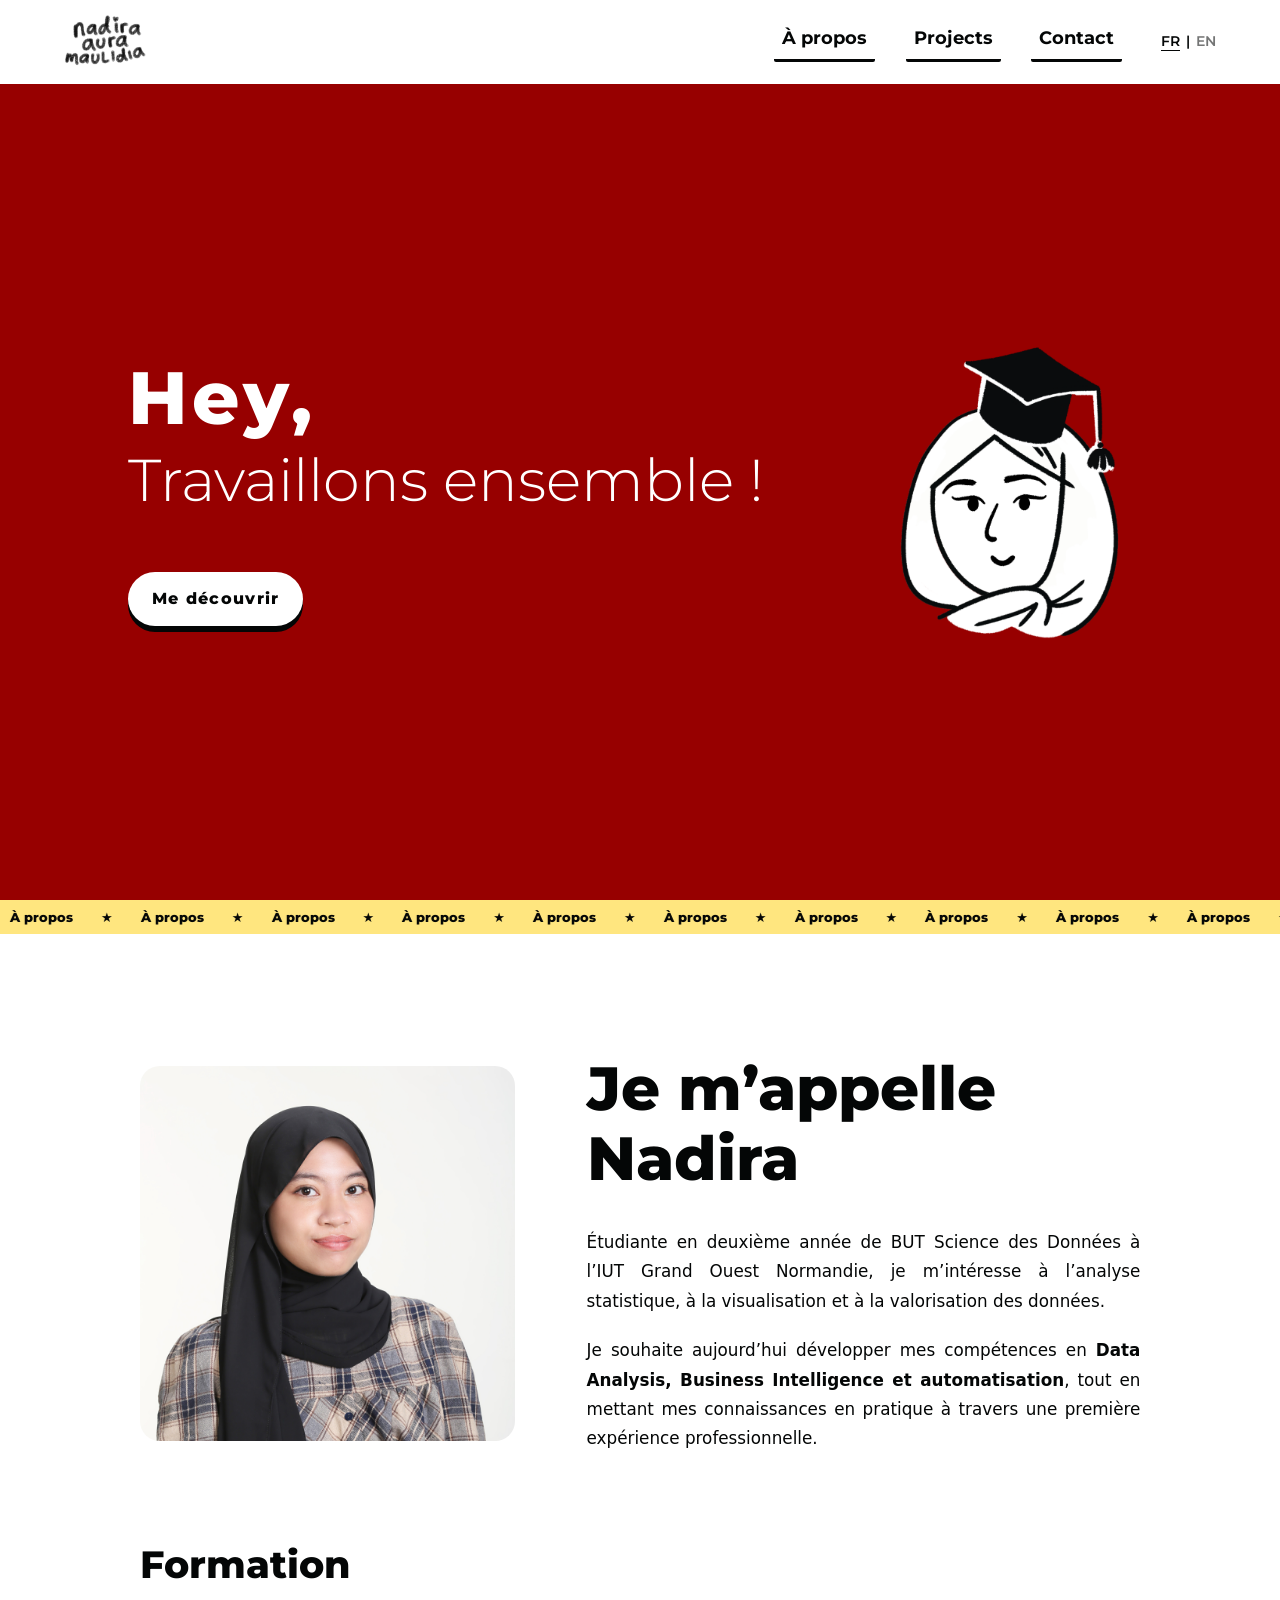
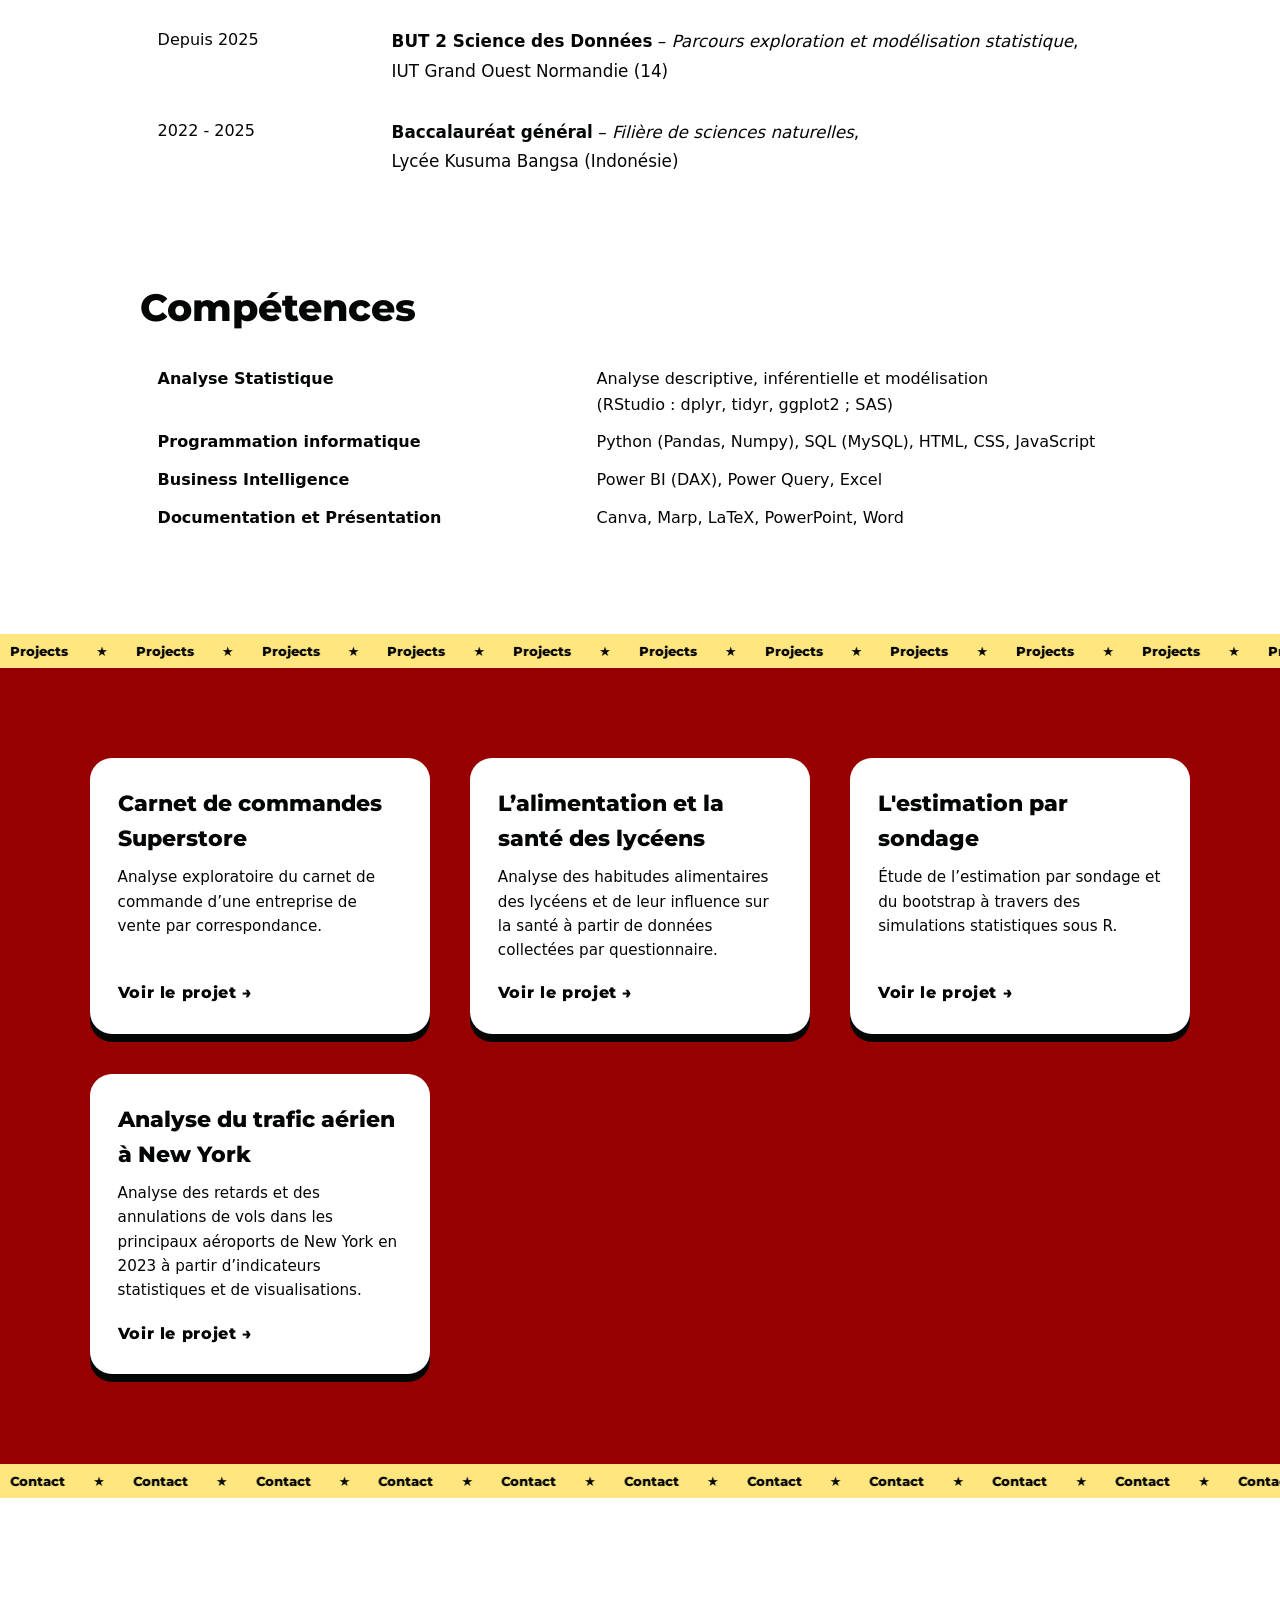
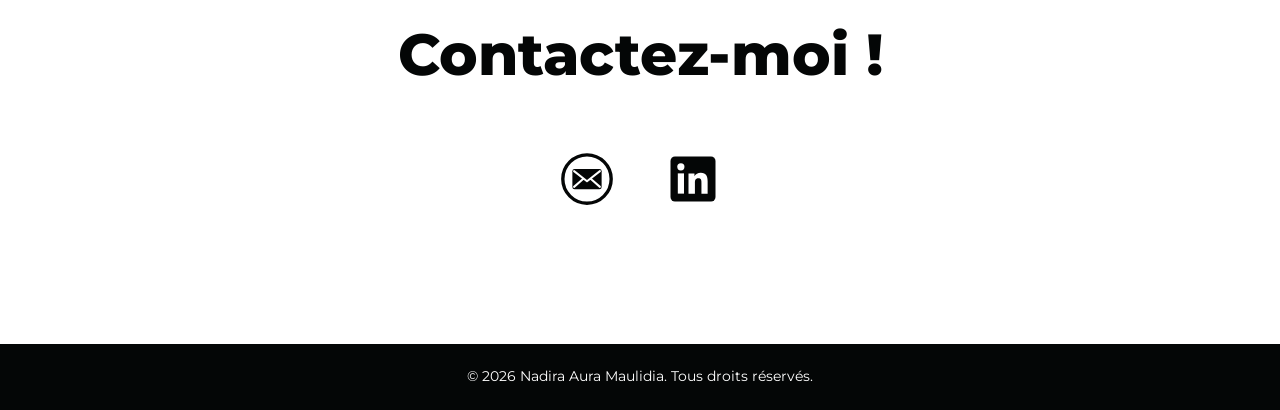
<file: index.html>
<!DOCTYPE html>
<html lang="fr">
<head>
  <meta charset="utf-8">
  <meta name="viewport" content="width=device-width, initial-scale=1">
  <meta http-equiv="refresh" content="0; url=fr/index.html">
  <title>Nadira Aura Maulidia</title>
</head>
<body>
  <p><a href="fr/index.html">Français</a> · <a href="en/index.html">English</a></p>
</body>
</html>
</file>
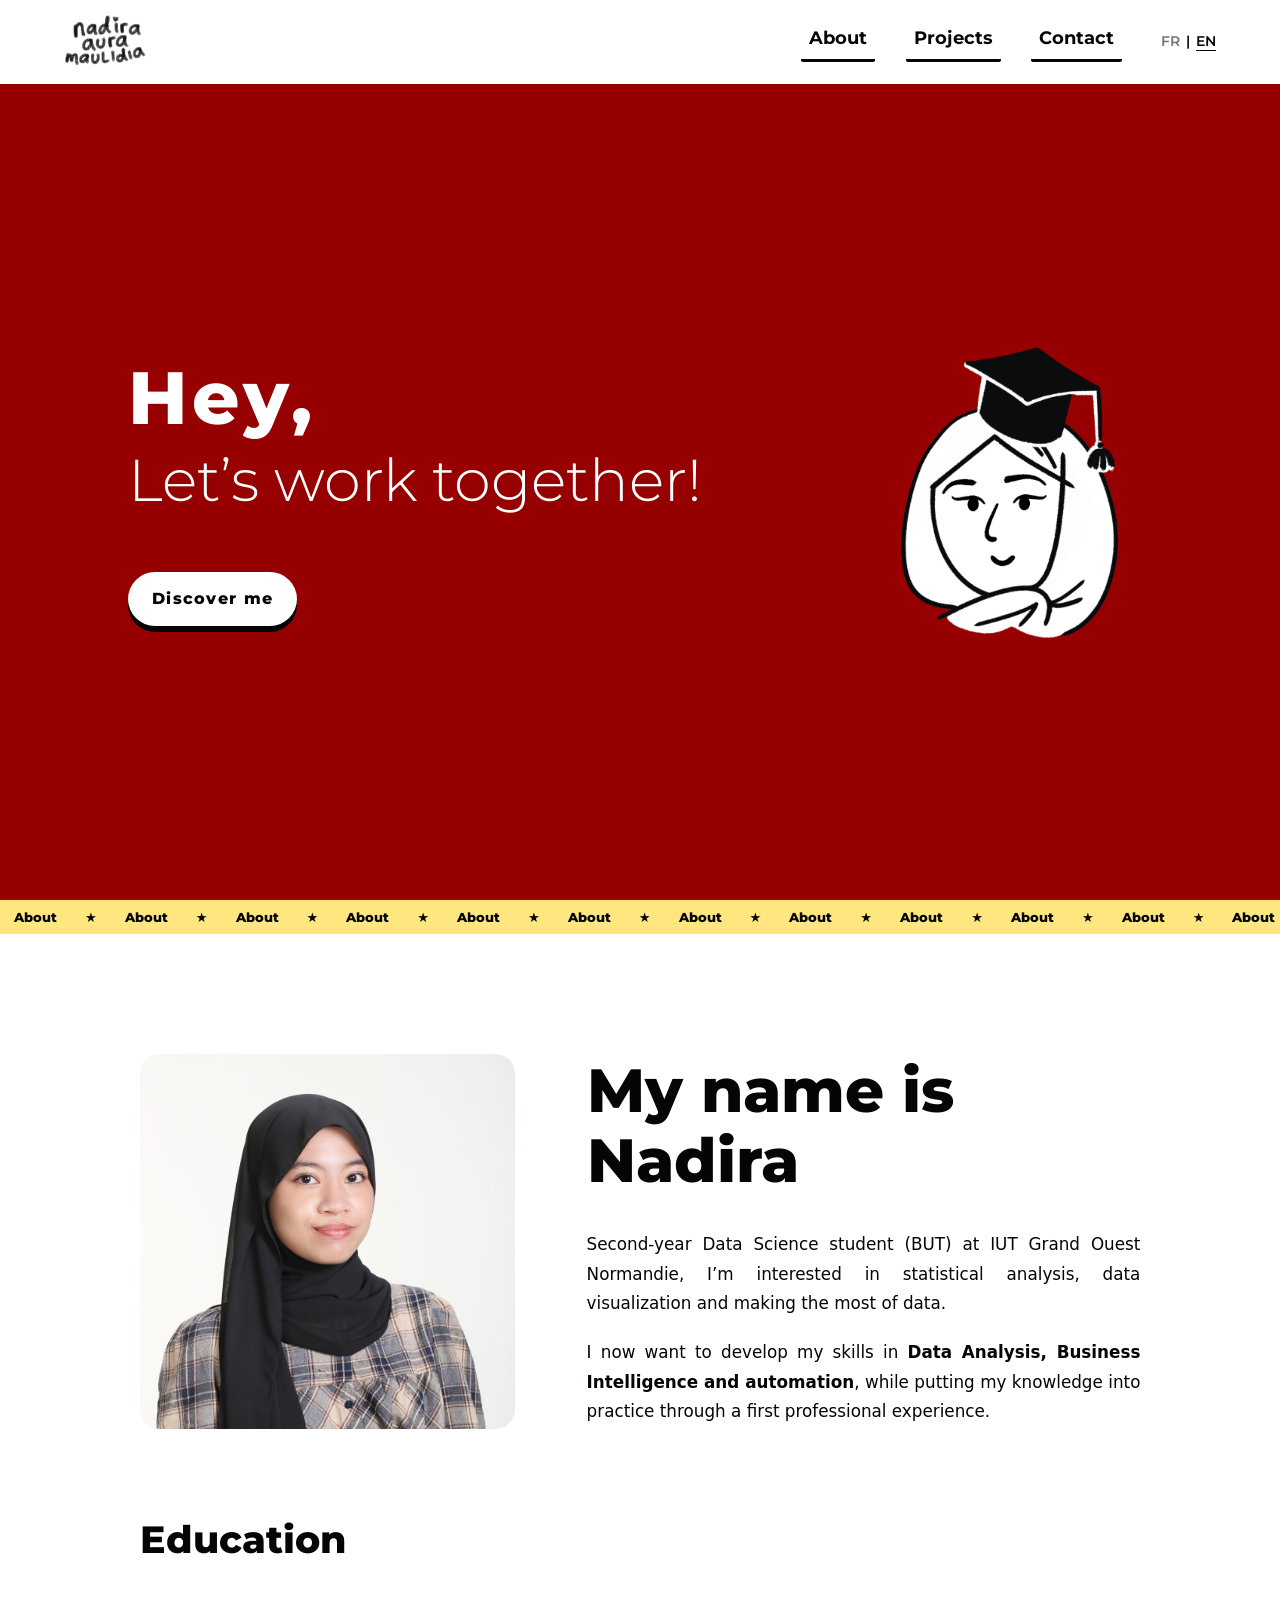
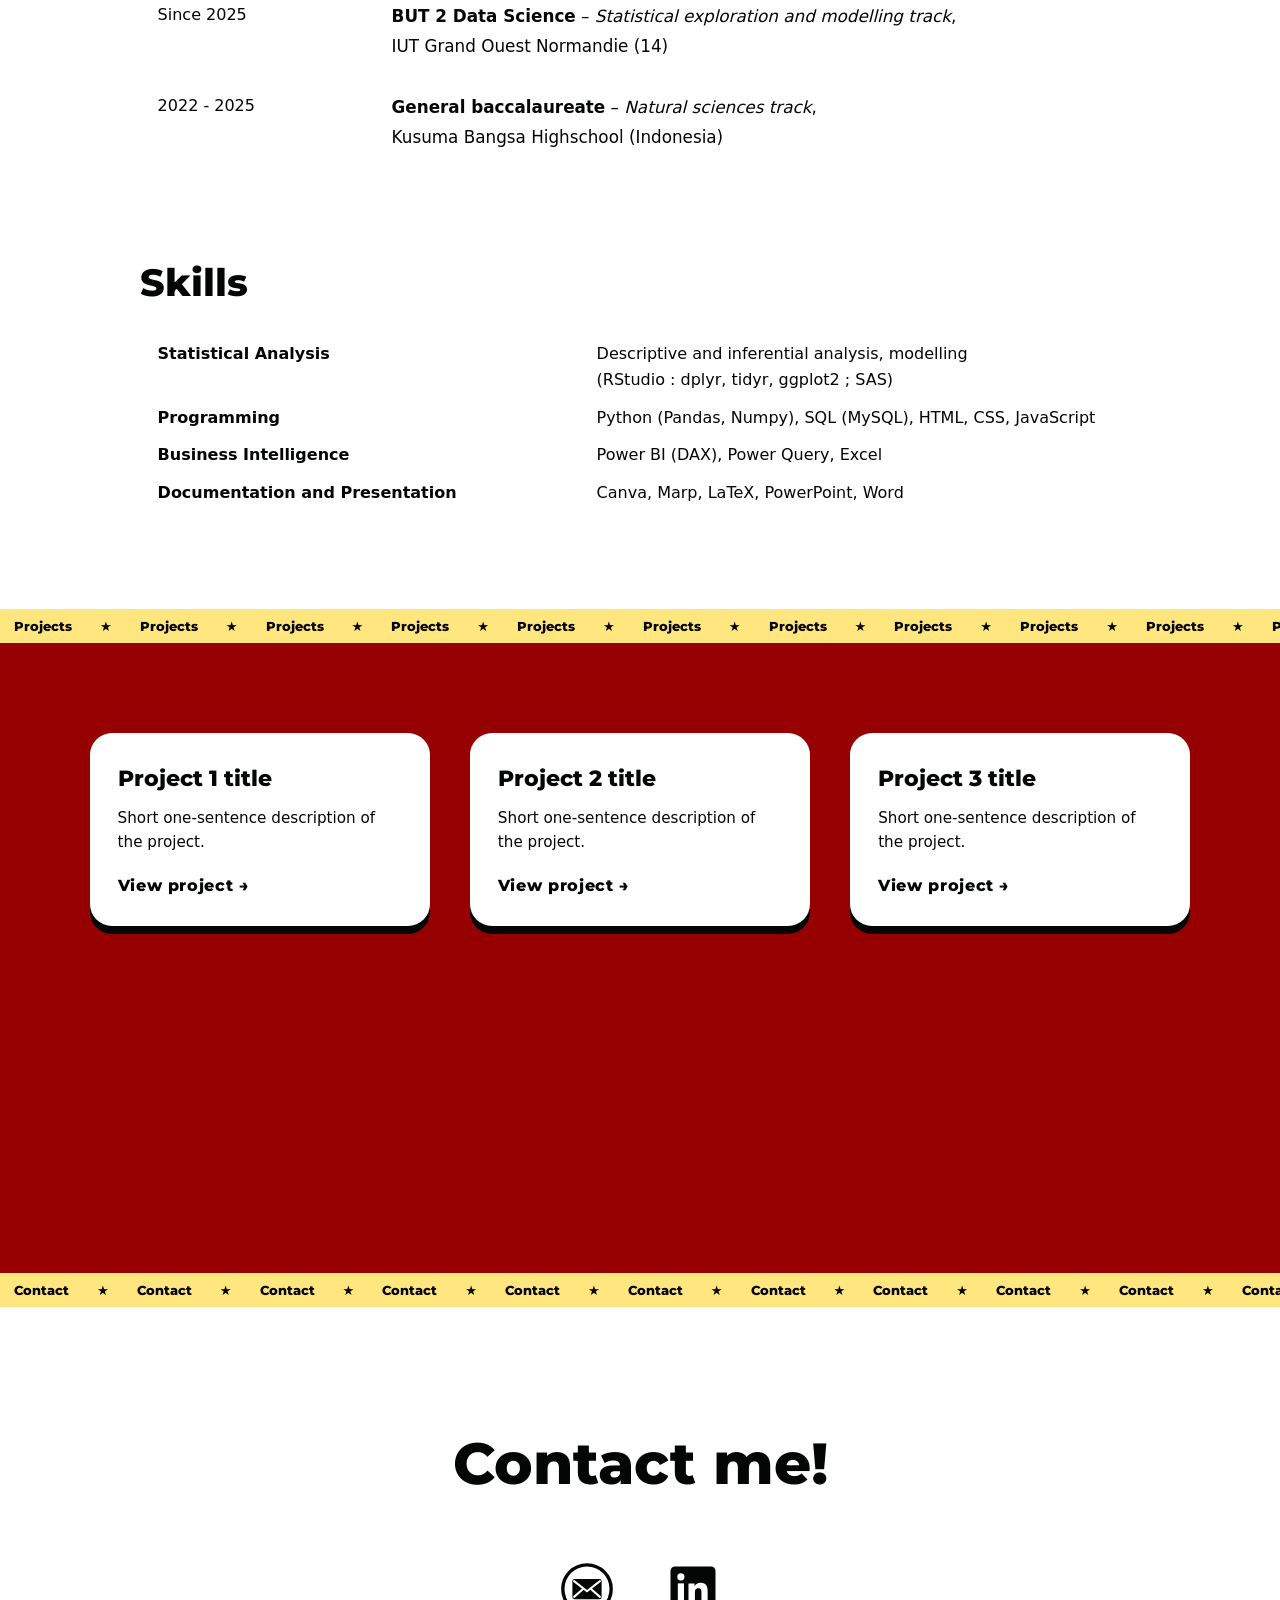
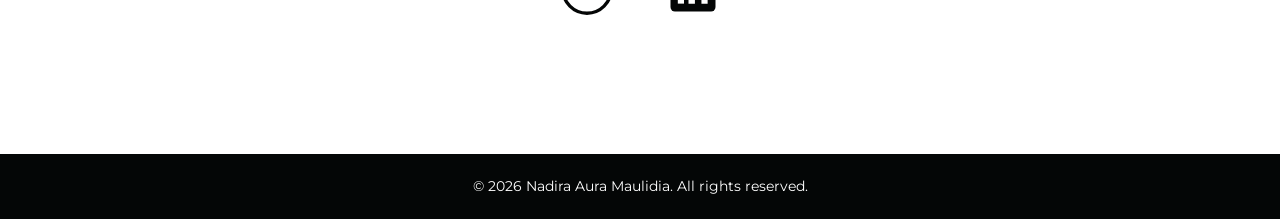
<file: en/index.html>
<!DOCTYPE html>
<html lang="en">
<head>
  <meta charset="utf-8">
  <meta name="viewport" content="width=device-width, initial-scale=1">
  <title>Nadira Aura Maulidia</title>
  <meta name="description" content="Second-year Data Science student (BUT) at IUT Grand Ouest Normandie, I’m interested in statistical analysis, data visualization and making the most of data.">
  <link rel="preconnect" href="https://fonts.googleapis.com">
  <link rel="preconnect" href="https://fonts.gstatic.com" crossorigin>
  <link href="https://fonts.googleapis.com/css2?family=Montserrat:wght@300;400;600;700;800&display=swap" rel="stylesheet">
  <link rel="stylesheet" href="../css/style.css">
</head>
<body>
  <header class="nav-bar">
    <div class="nav-inner">
      <a class="logo" href="index.html#home"><img src="../assets/logo.png" alt="Nadira Aura Maulidia"></a>
      <nav class="nav-links">
        <a class="link" href="index.html#about">About</a>
        <a class="link" href="index.html#projects">Projects</a>
        <a class="link" href="index.html#contact">Contact</a>
        <div class="lang"><a href="../fr/index.html">FR</a><span>|</span><a href="../en/index.html" class="current">EN</a></div>
      </nav>
    </div>
  </header>

  <main>
    <section class="hero" id="home">
      <div class="hero-inner">
        <div>
          <h1>Hey,</h1>
          <p class="sub">Let’s work together!</p>
          <a class="btn" href="#about">Discover me</a>
        </div>
        <img src="../assets/illustration.png" alt="">
      </div>
    </section>

    <div id="about">
    <div class="band" aria-hidden="true">
      <div class="band-track"><span>About</span><span>★</span><span>About</span><span>★</span><span>About</span><span>★</span><span>About</span><span>★</span><span>About</span><span>★</span><span>About</span><span>★</span><span>About</span><span>★</span><span>About</span><span>★</span><span>About</span><span>★</span><span>About</span><span>★</span><span>About</span><span>★</span><span>About</span><span>★</span><span>About</span><span>★</span><span>About</span><span>★</span><span>About</span><span>★</span><span>About</span><span>★</span><span>About</span><span>★</span><span>About</span><span>★</span><span>About</span><span>★</span><span>About</span><span>★</span><span>About</span><span>★</span><span>About</span><span>★</span><span>About</span><span>★</span><span>About</span><span>★</span><span>About</span><span>★</span><span>About</span><span>★</span><span>About</span><span>★</span><span>About</span><span>★</span></div>
    </div>
    </div>
    <section class="about">
      <div class="about-top">
        <img src="../assets/photo.jpg" alt="Nadira Aura Maulidia">
        <div>
          <h2 class="name">My name is Nadira</h2>
          <p class="text">Second-year Data Science student (BUT) at IUT Grand Ouest Normandie, I’m interested in statistical analysis, data visualization and making the most of data.</p>
          <p class="text">I now want to develop my skills in <strong>Data Analysis, Business Intelligence and automation</strong>, while putting my knowledge into practice through a first professional experience.</p>
        </div>
      </div>
      <h3>Education</h3>
      <dl class="rows">
        <div class="row edu"><dt class="when">Since 2025</dt><dd class="text" style="text-align:left"><strong>BUT 2 Data Science</strong> – <em>Statistical exploration and modelling track</em>,<br>IUT Grand Ouest Normandie (14)</dd></div>
        <div class="row edu"><dt class="when">2022 - 2025</dt><dd class="text" style="text-align:left"><strong>General baccalaureate</strong> – <em>Natural sciences track</em>,<br>Kusuma Bangsa Highschool (Indonesia)</dd></div>
      </dl>
      <h3>Skills</h3>
      <dl class="rows skills">
        <div class="row"><dt>Statistical Analysis</dt><dd>Descriptive and inferential analysis, modelling<br>(RStudio : dplyr, tidyr, ggplot2 ; SAS)</dd></div>
        <div class="row"><dt>Programming</dt><dd>Python (Pandas, Numpy), SQL (MySQL), HTML, CSS, JavaScript</dd></div>
        <div class="row"><dt>Business Intelligence</dt><dd>Power BI (DAX), Power Query, Excel</dd></div>
        <div class="row"><dt>Documentation and Presentation</dt><dd>Canva, Marp, LaTeX, PowerPoint, Word</dd></div>
      </dl>
    </section>

    <div id="projects">
    <div class="band" aria-hidden="true">
      <div class="band-track"><span>Projects</span><span>★</span><span>Projects</span><span>★</span><span>Projects</span><span>★</span><span>Projects</span><span>★</span><span>Projects</span><span>★</span><span>Projects</span><span>★</span><span>Projects</span><span>★</span><span>Projects</span><span>★</span><span>Projects</span><span>★</span><span>Projects</span><span>★</span><span>Projects</span><span>★</span><span>Projects</span><span>★</span><span>Projects</span><span>★</span><span>Projects</span><span>★</span><span>Projects</span><span>★</span><span>Projects</span><span>★</span><span>Projects</span><span>★</span><span>Projects</span><span>★</span><span>Projects</span><span>★</span><span>Projects</span><span>★</span><span>Projects</span><span>★</span><span>Projects</span><span>★</span><span>Projects</span><span>★</span><span>Projects</span><span>★</span><span>Projects</span><span>★</span><span>Projects</span><span>★</span><span>Projects</span><span>★</span><span>Projects</span><span>★</span></div>
    </div>
    </div>
    <section class="projects">
      <div class="cards">
        <a class="card" href="project-1.html">
          <h3>Project 1 title</h3>
          <p>Short one-sentence description of the project.</p>
          <span class="more">View project →</span>
        </a>
        <a class="card" href="project-2.html">
          <h3>Project 2 title</h3>
          <p>Short one-sentence description of the project.</p>
          <span class="more">View project →</span>
        </a>
        <a class="card" href="project-3.html">
          <h3>Project 3 title</h3>
          <p>Short one-sentence description of the project.</p>
          <span class="more">View project →</span>
        </a>
      </div>
    </section>

    <div id="contact">
    <div class="band" aria-hidden="true">
      <div class="band-track"><span>Contact</span><span>★</span><span>Contact</span><span>★</span><span>Contact</span><span>★</span><span>Contact</span><span>★</span><span>Contact</span><span>★</span><span>Contact</span><span>★</span><span>Contact</span><span>★</span><span>Contact</span><span>★</span><span>Contact</span><span>★</span><span>Contact</span><span>★</span><span>Contact</span><span>★</span><span>Contact</span><span>★</span><span>Contact</span><span>★</span><span>Contact</span><span>★</span><span>Contact</span><span>★</span><span>Contact</span><span>★</span><span>Contact</span><span>★</span><span>Contact</span><span>★</span><span>Contact</span><span>★</span><span>Contact</span><span>★</span><span>Contact</span><span>★</span><span>Contact</span><span>★</span><span>Contact</span><span>★</span><span>Contact</span><span>★</span><span>Contact</span><span>★</span><span>Contact</span><span>★</span><span>Contact</span><span>★</span><span>Contact</span><span>★</span></div>
    </div>
    </div>
    <section class="contact">
      <h2>Contact me!</h2>
      <div class="icons">
        <a href="mailto:hi.nadiraura@gmail.com" aria-label="Send an email"><svg viewBox="0 0 48 48" aria-hidden="true"><circle cx="24" cy="24" r="21.5" fill="none" stroke="#040606" stroke-width="3"/><rect x="11" y="15" width="26" height="18" rx="2" fill="#040606"/><path d="M12.5 17l11.5 9 11.5-9M12.5 31l8-7m15 7l-8-7" fill="none" stroke="#fff" stroke-width="1.8" stroke-linecap="round" stroke-linejoin="round"/></svg></a>
        <a href="https://www.linkedin.com/in/nadiraura" target="_blank" rel="noopener noreferrer" aria-label="LinkedIn"><svg viewBox="0 0 48 48" aria-hidden="true"><rect x="4" y="4" width="40" height="40" rx="4" fill="#040606"/><rect x="10.5" y="19" width="5.5" height="18" fill="#fff"/><circle cx="13.2" cy="13.2" r="3.2" fill="#fff"/><path d="M20 19h5.3v2.5c1-1.8 3-3 5.6-3 5 0 6.1 3.3 6.1 7.6V37h-5.5v-9.4c0-2.2 0-4.2-2.7-4.2s-3.1 2-3.1 4.1V37H20z" fill="#fff"/></svg></a>
      </div>
    </section>
  </main>

  <footer class="footer">© 2026 Nadira Aura Maulidia. All rights reserved.</footer>

  <script src="../js/nav.js"></script>
</body>
</html>
</file>
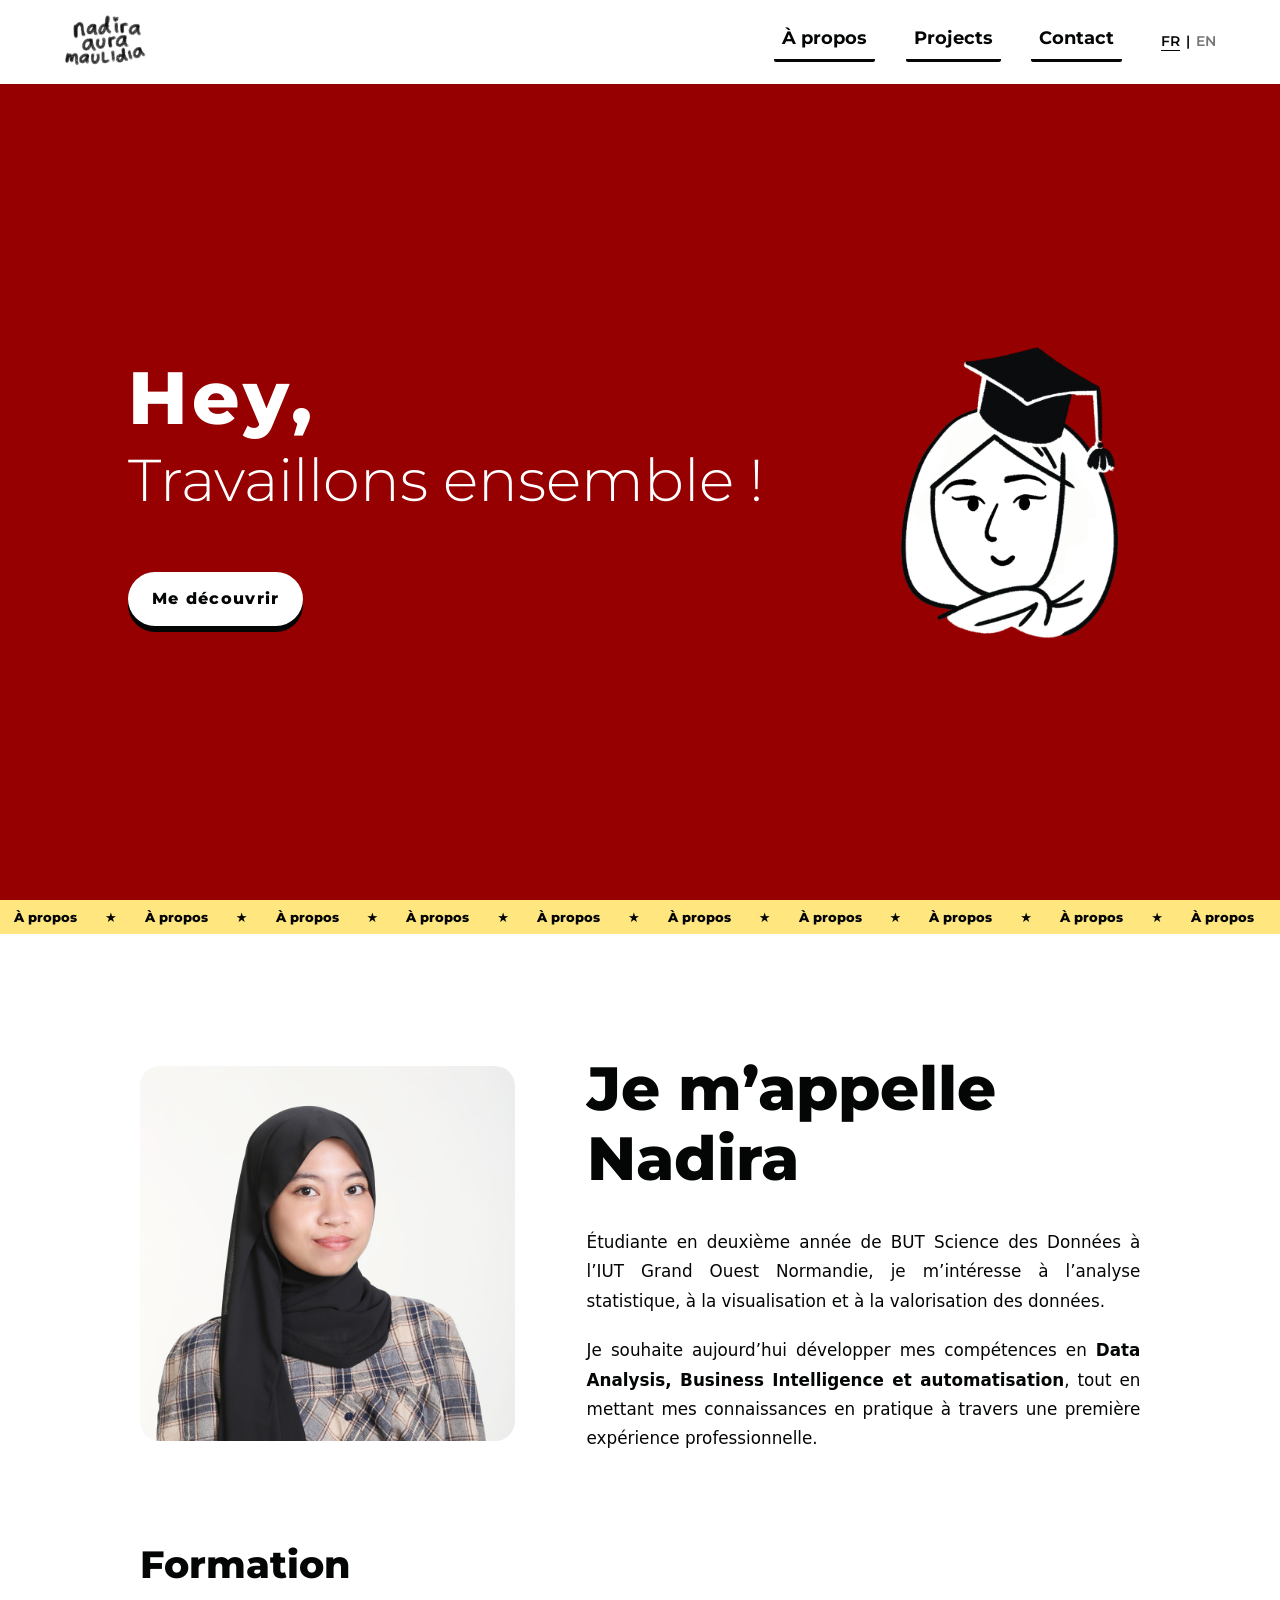
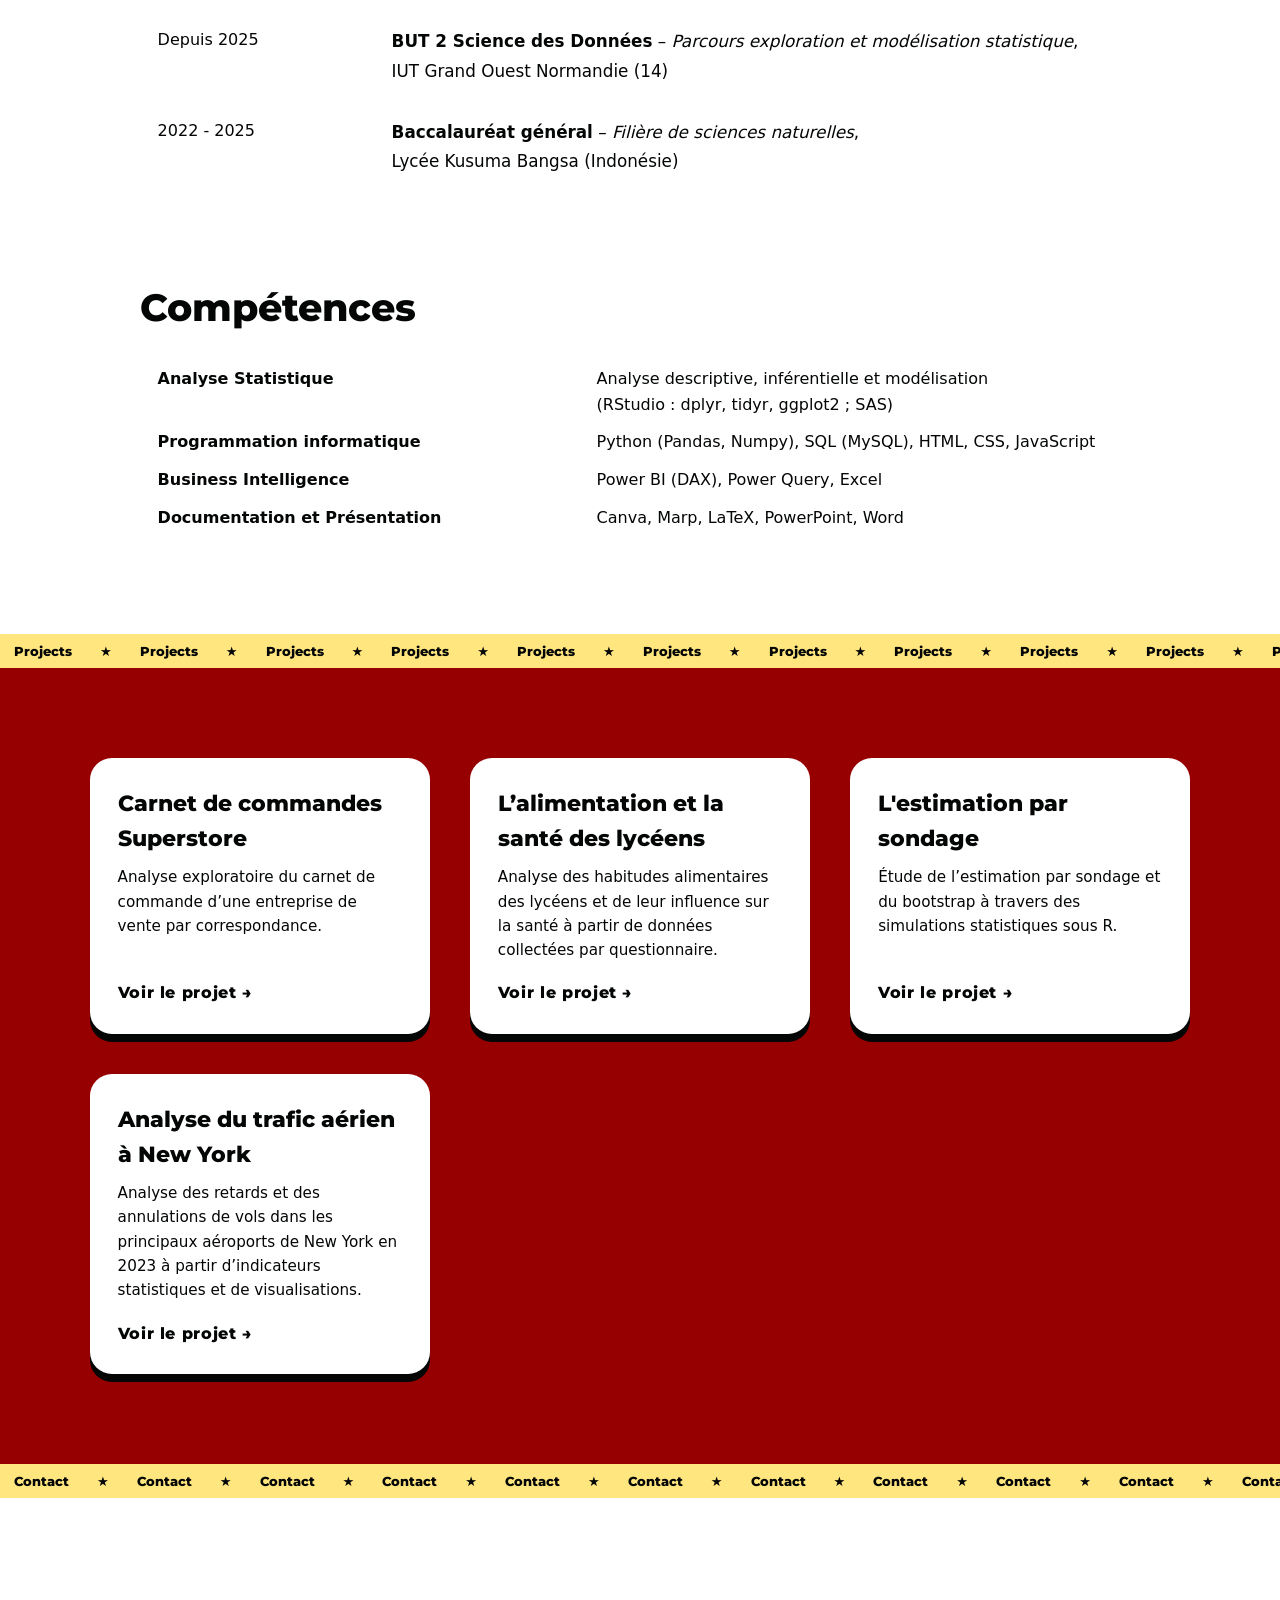
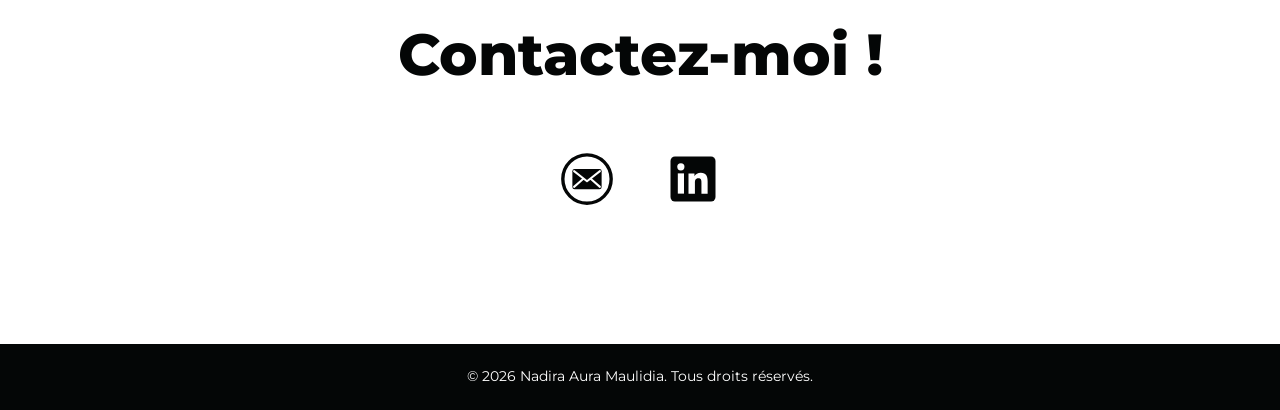
<file: fr/index.html>
<!DOCTYPE html>
<html lang="fr">
<head>
  <meta charset="utf-8">
  <meta name="viewport" content="width=device-width, initial-scale=1">
  <title>Nadira Aura Maulidia</title>
  <meta name="description" content="Étudiante en deuxième année de BUT Science des Données à l’IUT Grand Ouest Normandie, je m’intéresse à l’analyse statistique, à la visualisation et à la valorisation des données.">
  <link rel="preconnect" href="https://fonts.googleapis.com">
  <link rel="preconnect" href="https://fonts.gstatic.com" crossorigin>
  <link href="https://fonts.googleapis.com/css2?family=Montserrat:wght@300;400;600;700;800&display=swap" rel="stylesheet">
  <link rel="stylesheet" href="../css/style.css">
</head>
<body>
  <header class="nav-bar">
    <div class="nav-inner">
      <a class="logo" href="index.html#home"><img src="../assets/logo.png" alt="Nadira Aura Maulidia"></a>
      <nav class="nav-links">
        <a class="link" href="index.html#about">À propos</a>
        <a class="link" href="index.html#projects">Projects</a>
        <a class="link" href="index.html#contact">Contact</a>
        <div class="lang"><a href="../fr/index.html" class="current">FR</a><span>|</span><a href="../en/index.html">EN</a></div>
      </nav>
    </div>
  </header>

  <main>
    <section class="hero" id="home">
      <div class="hero-inner">
        <div>
          <h1>Hey,</h1>
          <p class="sub">Travaillons ensemble !</p>
          <a class="btn" href="#about">Me découvrir</a>
        </div>
        <img src="../assets/illustration.png" alt="">
      </div>
    </section>

    <div id="about">
    <div class="band" aria-hidden="true">
      <div class="band-track"><span>À propos</span><span>★</span><span>À propos</span><span>★</span><span>À propos</span><span>★</span><span>À propos</span><span>★</span><span>À propos</span><span>★</span><span>À propos</span><span>★</span><span>À propos</span><span>★</span><span>À propos</span><span>★</span><span>À propos</span><span>★</span><span>À propos</span><span>★</span><span>À propos</span><span>★</span><span>À propos</span><span>★</span><span>À propos</span><span>★</span><span>À propos</span><span>★</span><span>À propos</span><span>★</span><span>À propos</span><span>★</span><span>À propos</span><span>★</span><span>À propos</span><span>★</span><span>À propos</span><span>★</span><span>À propos</span><span>★</span><span>À propos</span><span>★</span><span>À propos</span><span>★</span><span>À propos</span><span>★</span><span>À propos</span><span>★</span><span>À propos</span><span>★</span><span>À propos</span><span>★</span><span>À propos</span><span>★</span><span>À propos</span><span>★</span></div>
    </div>
    </div>
    <section class="about">
      <div class="about-top">
        <img src="../assets/photo.jpg" alt="Nadira Aura Maulidia">
        <div>
          <h2 class="name">Je m’appelle Nadira</h2>
          <p class="text">Étudiante en deuxième année de BUT Science des Données à l’IUT Grand Ouest Normandie, je m’intéresse à l’analyse statistique, à la visualisation et à la valorisation des données.</p>
          <p class="text">Je souhaite aujourd’hui développer mes compétences en <strong>Data Analysis, Business Intelligence et automatisation</strong>, tout en mettant mes connaissances en pratique à travers une première expérience professionnelle.</p>
        </div>
      </div>
      <h3>Formation</h3>
      <dl class="rows">
        <div class="row edu"><dt class="when">Depuis 2025</dt><dd class="text" style="text-align:left"><strong>BUT 2 Science des Données</strong> – <em>Parcours exploration et modélisation statistique</em>,<br>IUT Grand Ouest Normandie (14)</dd></div>
        <div class="row edu"><dt class="when">2022 - 2025</dt><dd class="text" style="text-align:left"><strong>Baccalauréat général</strong> – <em>Filière de sciences naturelles</em>,<br>Lycée Kusuma Bangsa (Indonésie)</dd></div>
      </dl>
      <h3>Compétences</h3>
      <dl class="rows skills">
        <div class="row"><dt>Analyse Statistique</dt><dd>Analyse descriptive, inférentielle et modélisation<br>(RStudio : dplyr, tidyr, ggplot2 ; SAS)</dd></div>
        <div class="row"><dt>Programmation informatique</dt><dd>Python (Pandas, Numpy), SQL (MySQL), HTML, CSS, JavaScript</dd></div>
        <div class="row"><dt>Business Intelligence</dt><dd>Power BI (DAX), Power Query, Excel</dd></div>
        <div class="row"><dt>Documentation et Présentation</dt><dd>Canva, Marp, LaTeX, PowerPoint, Word</dd></div>
      </dl>
    </section>

    <div id="projects">
    <div class="band" aria-hidden="true">
      <div class="band-track"><span>Projects</span><span>★</span><span>Projects</span><span>★</span><span>Projects</span><span>★</span><span>Projects</span><span>★</span><span>Projects</span><span>★</span><span>Projects</span><span>★</span><span>Projects</span><span>★</span><span>Projects</span><span>★</span><span>Projects</span><span>★</span><span>Projects</span><span>★</span><span>Projects</span><span>★</span><span>Projects</span><span>★</span><span>Projects</span><span>★</span><span>Projects</span><span>★</span><span>Projects</span><span>★</span><span>Projects</span><span>★</span><span>Projects</span><span>★</span><span>Projects</span><span>★</span><span>Projects</span><span>★</span><span>Projects</span><span>★</span><span>Projects</span><span>★</span><span>Projects</span><span>★</span><span>Projects</span><span>★</span><span>Projects</span><span>★</span><span>Projects</span><span>★</span><span>Projects</span><span>★</span><span>Projects</span><span>★</span><span>Projects</span><span>★</span></div>
    </div>
    </div>
    <section class="projects">
      <div class="cards">
        <a class="card" href="project-1.html">
          <h3>Carnet de commandes Superstore</h3>
          <p>Analyse exploratoire du carnet de commande d’une entreprise de vente par correspondance.</p>
          <span class="more">Voir le projet →</span>
        </a>
        <a class="card" href="project-2.html">
          <h3>L’alimentation et la santé des lycéens</h3>
          <p>Analyse des habitudes alimentaires des lycéens et de leur influence sur la santé à partir de données collectées par questionnaire.</p>
          <span class="more">Voir le projet →</span>
        </a>
        <a class="card" href="project-3.html">
          <h3>L'estimation par sondage</h3>
          <p>Étude de l’estimation par sondage et du bootstrap à travers des simulations statistiques sous R.</p>
          <span class="more">Voir le projet →</span>
        </a>
        <a class="card" href="project-4.html">
          <h3>Analyse du trafic aérien à New York</h3>
          <p>Analyse des retards et des annulations de vols dans les principaux aéroports de New York en 2023 à partir d’indicateurs statistiques et de visualisations.</p>
          <span class="more">Voir le projet →</span>
        </a>
      </div>
    </section>

    <div id="contact">
    <div class="band" aria-hidden="true">
      <div class="band-track"><span>Contact</span><span>★</span><span>Contact</span><span>★</span><span>Contact</span><span>★</span><span>Contact</span><span>★</span><span>Contact</span><span>★</span><span>Contact</span><span>★</span><span>Contact</span><span>★</span><span>Contact</span><span>★</span><span>Contact</span><span>★</span><span>Contact</span><span>★</span><span>Contact</span><span>★</span><span>Contact</span><span>★</span><span>Contact</span><span>★</span><span>Contact</span><span>★</span><span>Contact</span><span>★</span><span>Contact</span><span>★</span><span>Contact</span><span>★</span><span>Contact</span><span>★</span><span>Contact</span><span>★</span><span>Contact</span><span>★</span><span>Contact</span><span>★</span><span>Contact</span><span>★</span><span>Contact</span><span>★</span><span>Contact</span><span>★</span><span>Contact</span><span>★</span><span>Contact</span><span>★</span><span>Contact</span><span>★</span><span>Contact</span><span>★</span></div>
    </div>
    </div>
    <section class="contact">
      <h2>Contactez-moi !</h2>
      <div class="icons">
        <a href="mailto:hi.nadiraura@gmail.com" aria-label="Envoyer un e-mail"><svg viewBox="0 0 48 48" aria-hidden="true"><circle cx="24" cy="24" r="21.5" fill="none" stroke="#040606" stroke-width="3"/><rect x="11" y="15" width="26" height="18" rx="2" fill="#040606"/><path d="M12.5 17l11.5 9 11.5-9M12.5 31l8-7m15 7l-8-7" fill="none" stroke="#fff" stroke-width="1.8" stroke-linecap="round" stroke-linejoin="round"/></svg></a>
        <a href="https://www.linkedin.com/in/nadiraura" target="_blank" rel="noopener noreferrer" aria-label="LinkedIn"><svg viewBox="0 0 48 48" aria-hidden="true"><rect x="4" y="4" width="40" height="40" rx="4" fill="#040606"/><rect x="10.5" y="19" width="5.5" height="18" fill="#fff"/><circle cx="13.2" cy="13.2" r="3.2" fill="#fff"/><path d="M20 19h5.3v2.5c1-1.8 3-3 5.6-3 5 0 6.1 3.3 6.1 7.6V37h-5.5v-9.4c0-2.2 0-4.2-2.7-4.2s-3.1 2-3.1 4.1V37H20z" fill="#fff"/></svg></a>
      </div>
    </section>
  </main>

  <footer class="footer">© 2026 Nadira Aura Maulidia. Tous droits réservés.</footer>

  <script src="../js/nav.js"></script>
</body>
</html>
</file>
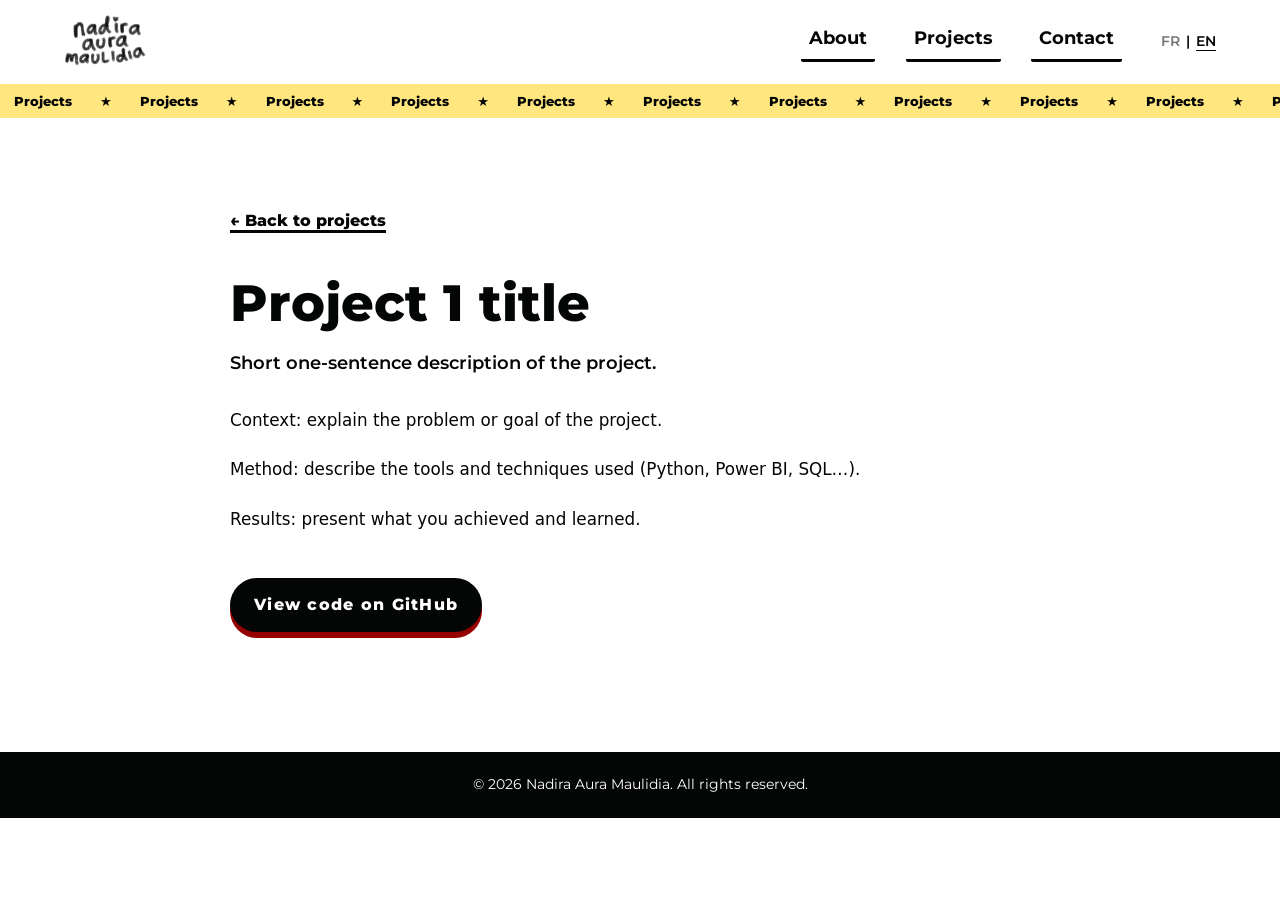
<file: en/project-1.html>
<!DOCTYPE html>
<html lang="en">
<head>
  <meta charset="utf-8">
  <meta name="viewport" content="width=device-width, initial-scale=1">
  <title>Project 1 title – Nadira Aura Maulidia</title>
  <meta name="description" content="Short one-sentence description of the project.">
  <link rel="preconnect" href="https://fonts.googleapis.com">
  <link rel="preconnect" href="https://fonts.gstatic.com" crossorigin>
  <link href="https://fonts.googleapis.com/css2?family=Montserrat:wght@300;400;600;700;800&display=swap" rel="stylesheet">
  <link rel="stylesheet" href="../css/style.css">
</head>
<body>
  <header class="nav-bar">
    <div class="nav-inner">
      <a class="logo" href="index.html#home"><img src="../assets/logo.png" alt="Nadira Aura Maulidia"></a>
      <nav class="nav-links">
        <a class="link" href="index.html#about">About</a>
        <a class="link" href="index.html#projects">Projects</a>
        <a class="link" href="index.html#contact">Contact</a>
        <div class="lang"><a href="../fr/project-1.html">FR</a><span>|</span><a href="../en/project-1.html" class="current">EN</a></div>
      </nav>
    </div>
  </header>

  <main>
    <div class="band" aria-hidden="true">
      <div class="band-track"><span>Projects</span><span>★</span><span>Projects</span><span>★</span><span>Projects</span><span>★</span><span>Projects</span><span>★</span><span>Projects</span><span>★</span><span>Projects</span><span>★</span><span>Projects</span><span>★</span><span>Projects</span><span>★</span><span>Projects</span><span>★</span><span>Projects</span><span>★</span><span>Projects</span><span>★</span><span>Projects</span><span>★</span><span>Projects</span><span>★</span><span>Projects</span><span>★</span><span>Projects</span><span>★</span><span>Projects</span><span>★</span><span>Projects</span><span>★</span><span>Projects</span><span>★</span><span>Projects</span><span>★</span><span>Projects</span><span>★</span><span>Projects</span><span>★</span><span>Projects</span><span>★</span><span>Projects</span><span>★</span><span>Projects</span><span>★</span><span>Projects</span><span>★</span><span>Projects</span><span>★</span><span>Projects</span><span>★</span><span>Projects</span><span>★</span></div>
    </div>
    <section class="project-page">
        <a class="back" href="index.html#projects">← Back to projects</a>
        <h1>Project 1 title</h1>
        <p class="summary">Short one-sentence description of the project.</p>
        <p class="text">Context: explain the problem or goal of the project.</p>
        <p class="text">Method: describe the tools and techniques used (Python, Power BI, SQL…).</p>
        <p class="text">Results: present what you achieved and learned.</p>
        <a class="btn dark" href="https://github.com/votre-pseudo/projet-1" target="_blank" rel="noopener noreferrer">View code on GitHub</a>
    </section>
  </main>

  <footer class="footer">© 2026 Nadira Aura Maulidia. All rights reserved.</footer>

  <script src="../js/nav.js"></script>
</body>
</html>
</file>
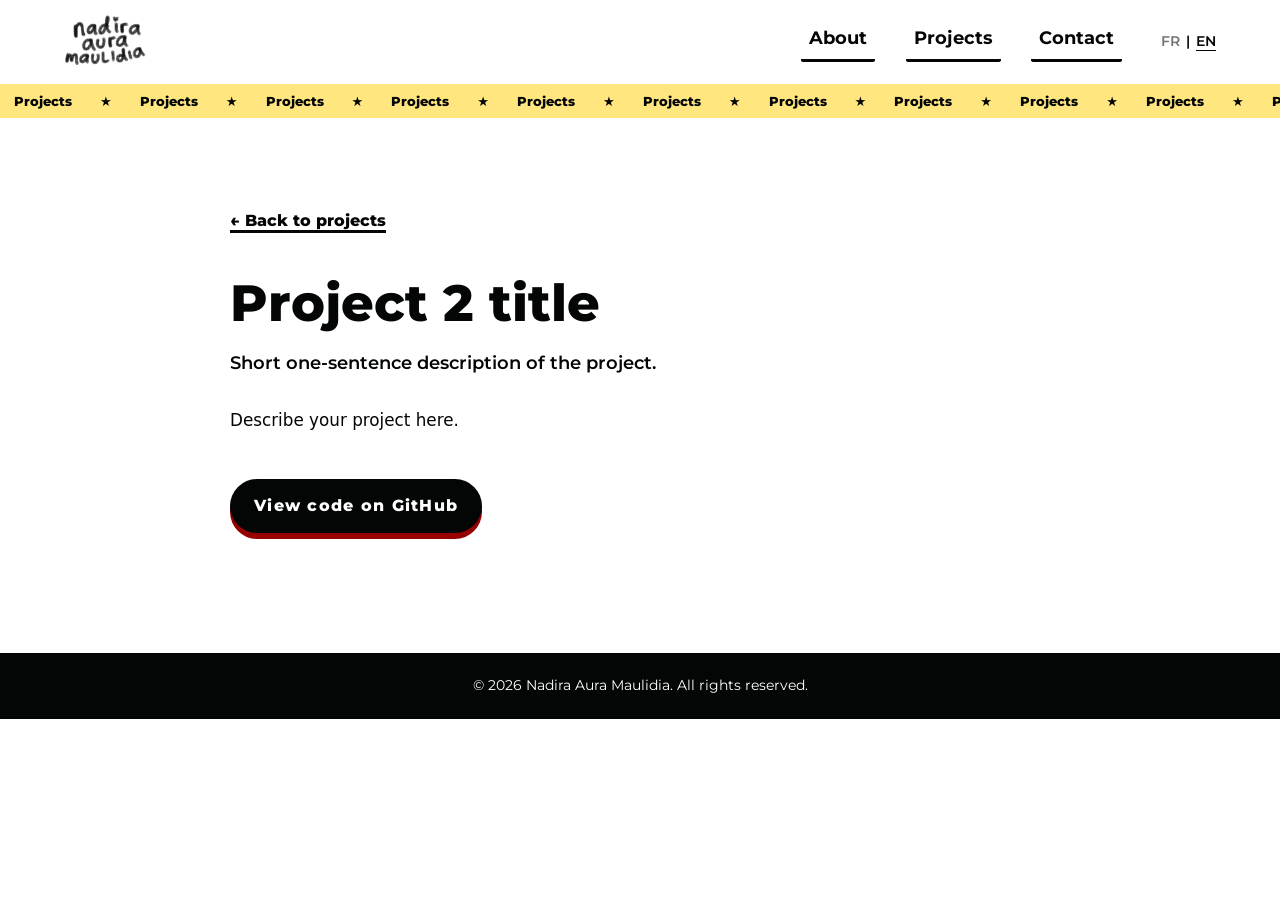
<file: en/project-2.html>
<!DOCTYPE html>
<html lang="en">
<head>
  <meta charset="utf-8">
  <meta name="viewport" content="width=device-width, initial-scale=1">
  <title>Project 2 title – Nadira Aura Maulidia</title>
  <meta name="description" content="Short one-sentence description of the project.">
  <link rel="preconnect" href="https://fonts.googleapis.com">
  <link rel="preconnect" href="https://fonts.gstatic.com" crossorigin>
  <link href="https://fonts.googleapis.com/css2?family=Montserrat:wght@300;400;600;700;800&display=swap" rel="stylesheet">
  <link rel="stylesheet" href="../css/style.css">
</head>
<body>
  <header class="nav-bar">
    <div class="nav-inner">
      <a class="logo" href="index.html#home"><img src="../assets/logo.png" alt="Nadira Aura Maulidia"></a>
      <nav class="nav-links">
        <a class="link" href="index.html#about">About</a>
        <a class="link" href="index.html#projects">Projects</a>
        <a class="link" href="index.html#contact">Contact</a>
        <div class="lang"><a href="../fr/project-2.html">FR</a><span>|</span><a href="../en/project-2.html" class="current">EN</a></div>
      </nav>
    </div>
  </header>

  <main>
    <div class="band" aria-hidden="true">
      <div class="band-track"><span>Projects</span><span>★</span><span>Projects</span><span>★</span><span>Projects</span><span>★</span><span>Projects</span><span>★</span><span>Projects</span><span>★</span><span>Projects</span><span>★</span><span>Projects</span><span>★</span><span>Projects</span><span>★</span><span>Projects</span><span>★</span><span>Projects</span><span>★</span><span>Projects</span><span>★</span><span>Projects</span><span>★</span><span>Projects</span><span>★</span><span>Projects</span><span>★</span><span>Projects</span><span>★</span><span>Projects</span><span>★</span><span>Projects</span><span>★</span><span>Projects</span><span>★</span><span>Projects</span><span>★</span><span>Projects</span><span>★</span><span>Projects</span><span>★</span><span>Projects</span><span>★</span><span>Projects</span><span>★</span><span>Projects</span><span>★</span><span>Projects</span><span>★</span><span>Projects</span><span>★</span><span>Projects</span><span>★</span><span>Projects</span><span>★</span></div>
    </div>
    <section class="project-page">
        <a class="back" href="index.html#projects">← Back to projects</a>
        <h1>Project 2 title</h1>
        <p class="summary">Short one-sentence description of the project.</p>
        <p class="text">Describe your project here.</p>
        <a class="btn dark" href="https://github.com/votre-pseudo/projet-2" target="_blank" rel="noopener noreferrer">View code on GitHub</a>
    </section>
  </main>

  <footer class="footer">© 2026 Nadira Aura Maulidia. All rights reserved.</footer>

  <script src="../js/nav.js"></script>
</body>
</html>
</file>
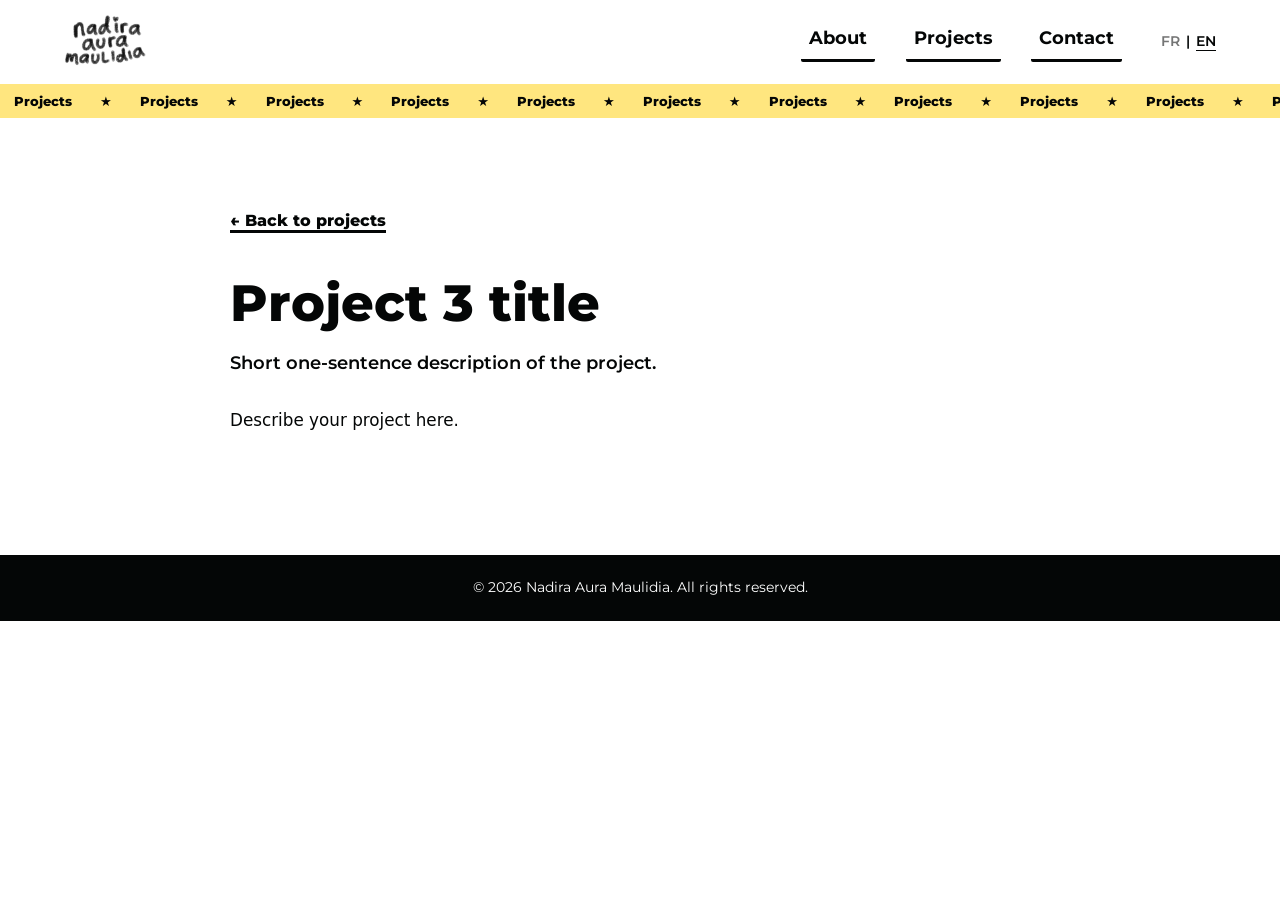
<file: en/project-3.html>
<!DOCTYPE html>
<html lang="en">
<head>
  <meta charset="utf-8">
  <meta name="viewport" content="width=device-width, initial-scale=1">
  <title>Project 3 title – Nadira Aura Maulidia</title>
  <meta name="description" content="Short one-sentence description of the project.">
  <link rel="preconnect" href="https://fonts.googleapis.com">
  <link rel="preconnect" href="https://fonts.gstatic.com" crossorigin>
  <link href="https://fonts.googleapis.com/css2?family=Montserrat:wght@300;400;600;700;800&display=swap" rel="stylesheet">
  <link rel="stylesheet" href="../css/style.css">
</head>
<body>
  <header class="nav-bar">
    <div class="nav-inner">
      <a class="logo" href="index.html#home"><img src="../assets/logo.png" alt="Nadira Aura Maulidia"></a>
      <nav class="nav-links">
        <a class="link" href="index.html#about">About</a>
        <a class="link" href="index.html#projects">Projects</a>
        <a class="link" href="index.html#contact">Contact</a>
        <div class="lang"><a href="../fr/project-3.html">FR</a><span>|</span><a href="../en/project-3.html" class="current">EN</a></div>
      </nav>
    </div>
  </header>

  <main>
    <div class="band" aria-hidden="true">
      <div class="band-track"><span>Projects</span><span>★</span><span>Projects</span><span>★</span><span>Projects</span><span>★</span><span>Projects</span><span>★</span><span>Projects</span><span>★</span><span>Projects</span><span>★</span><span>Projects</span><span>★</span><span>Projects</span><span>★</span><span>Projects</span><span>★</span><span>Projects</span><span>★</span><span>Projects</span><span>★</span><span>Projects</span><span>★</span><span>Projects</span><span>★</span><span>Projects</span><span>★</span><span>Projects</span><span>★</span><span>Projects</span><span>★</span><span>Projects</span><span>★</span><span>Projects</span><span>★</span><span>Projects</span><span>★</span><span>Projects</span><span>★</span><span>Projects</span><span>★</span><span>Projects</span><span>★</span><span>Projects</span><span>★</span><span>Projects</span><span>★</span><span>Projects</span><span>★</span><span>Projects</span><span>★</span><span>Projects</span><span>★</span><span>Projects</span><span>★</span></div>
    </div>
    <section class="project-page">
        <a class="back" href="index.html#projects">← Back to projects</a>
        <h1>Project 3 title</h1>
        <p class="summary">Short one-sentence description of the project.</p>
        <p class="text">Describe your project here.</p>
    </section>
  </main>

  <footer class="footer">© 2026 Nadira Aura Maulidia. All rights reserved.</footer>

  <script src="../js/nav.js"></script>
</body>
</html>
</file>
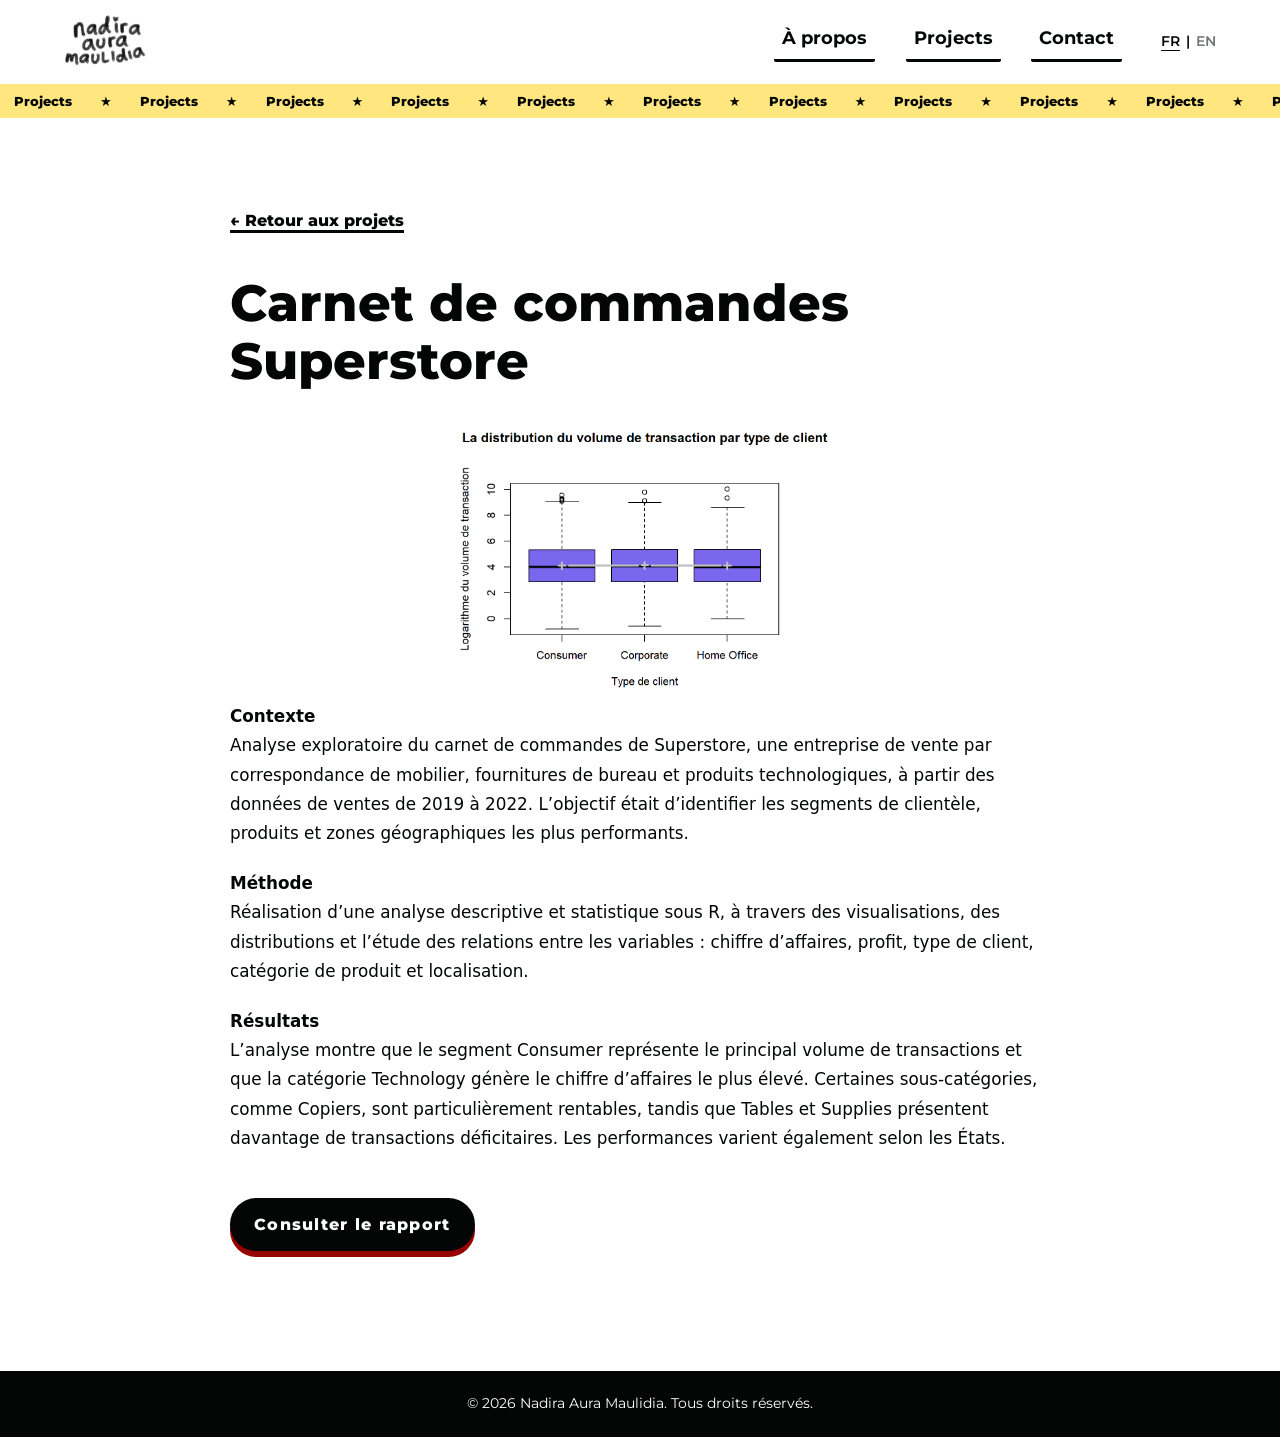
<file: fr/project-1.html>
<!DOCTYPE html>
<html lang="fr">
<head>
  <meta charset="utf-8">
  <meta name="viewport" content="width=device-width, initial-scale=1">
  <title>Carnet de commandes Superstore – Nadira Aura Maulidia</title>
  <meta name="description" content="Courte description du projet en une phrase.">
  <link rel="preconnect" href="https://fonts.googleapis.com">
  <link rel="preconnect" href="https://fonts.gstatic.com" crossorigin>
  <link href="https://fonts.googleapis.com/css2?family=Montserrat:wght@300;400;600;700;800&display=swap" rel="stylesheet">
  <link rel="stylesheet" href="../css/style.css">
</head>
<body>
  <header class="nav-bar">
    <div class="nav-inner">
      <a class="logo" href="index.html#home"><img src="../assets/logo.png" alt="Nadira Aura Maulidia"></a>
      <nav class="nav-links">
        <a class="link" href="index.html#about">À propos</a>
        <a class="link" href="index.html#projects">Projects</a>
        <a class="link" href="index.html#contact">Contact</a>
        <div class="lang"><a href="../fr/project-1.html" class="current">FR</a><span>|</span><a href="../en/project-1.html">EN</a></div>
      </nav>
    </div>
  </header>

  <main>
    <div class="band" aria-hidden="true">
      <div class="band-track"><span>Projects</span><span>★</span><span>Projects</span><span>★</span><span>Projects</span><span>★</span><span>Projects</span><span>★</span><span>Projects</span><span>★</span><span>Projects</span><span>★</span><span>Projects</span><span>★</span><span>Projects</span><span>★</span><span>Projects</span><span>★</span><span>Projects</span><span>★</span><span>Projects</span><span>★</span><span>Projects</span><span>★</span><span>Projects</span><span>★</span><span>Projects</span><span>★</span><span>Projects</span><span>★</span><span>Projects</span><span>★</span><span>Projects</span><span>★</span><span>Projects</span><span>★</span><span>Projects</span><span>★</span><span>Projects</span><span>★</span><span>Projects</span><span>★</span><span>Projects</span><span>★</span><span>Projects</span><span>★</span><span>Projects</span><span>★</span><span>Projects</span><span>★</span><span>Projects</span><span>★</span><span>Projects</span><span>★</span><span>Projects</span><span>★</span></div>
    </div>
    <section class="project-page">
        <a class="back" href="index.html#projects">← Retour aux projets</a>
        <h1>Carnet de commandes Superstore</h1>
        <img src="../assets/Graphiques/distribution_du_volume_de_transanction.png" width="400" style="margin: auto;">
        <p class="text"><strong>Contexte</strong><br>Analyse exploratoire du carnet de commandes de Superstore, une entreprise de vente par correspondance de mobilier, fournitures de bureau et produits technologiques, à partir des données de ventes de 2019 à 2022. L’objectif était d’identifier les segments de clientèle, produits et zones géographiques les plus performants.</p>
        <p class="text"><strong>Méthode</strong><br>Réalisation d’une analyse descriptive et statistique sous R, à travers des visualisations, des distributions et l’étude des relations entre les variables : chiffre d’affaires, profit, type de client, catégorie de produit et localisation.</p>
        <p class="text"><strong>Résultats</strong><br>L’analyse montre que le segment Consumer représente le principal volume de transactions et que la catégorie Technology génère le chiffre d’affaires le plus élevé. Certaines sous-catégories, comme Copiers, sont particulièrement rentables, tandis que Tables et Supplies présentent davantage de transactions déficitaires. Les performances varient également selon les États.</p>
        <a class="btn dark" href="../assets/My files/SAE_Préparation_et_synthèse_d_un_tableau_de_données.pdf" target="_blank" rel="noopener noreferrer">Consulter le rapport</a>
    </section>
  </main>

  <footer class="footer">© 2026 Nadira Aura Maulidia. Tous droits réservés.</footer>

  <script src="../js/nav.js"></script>
</body>
</html>
</file>
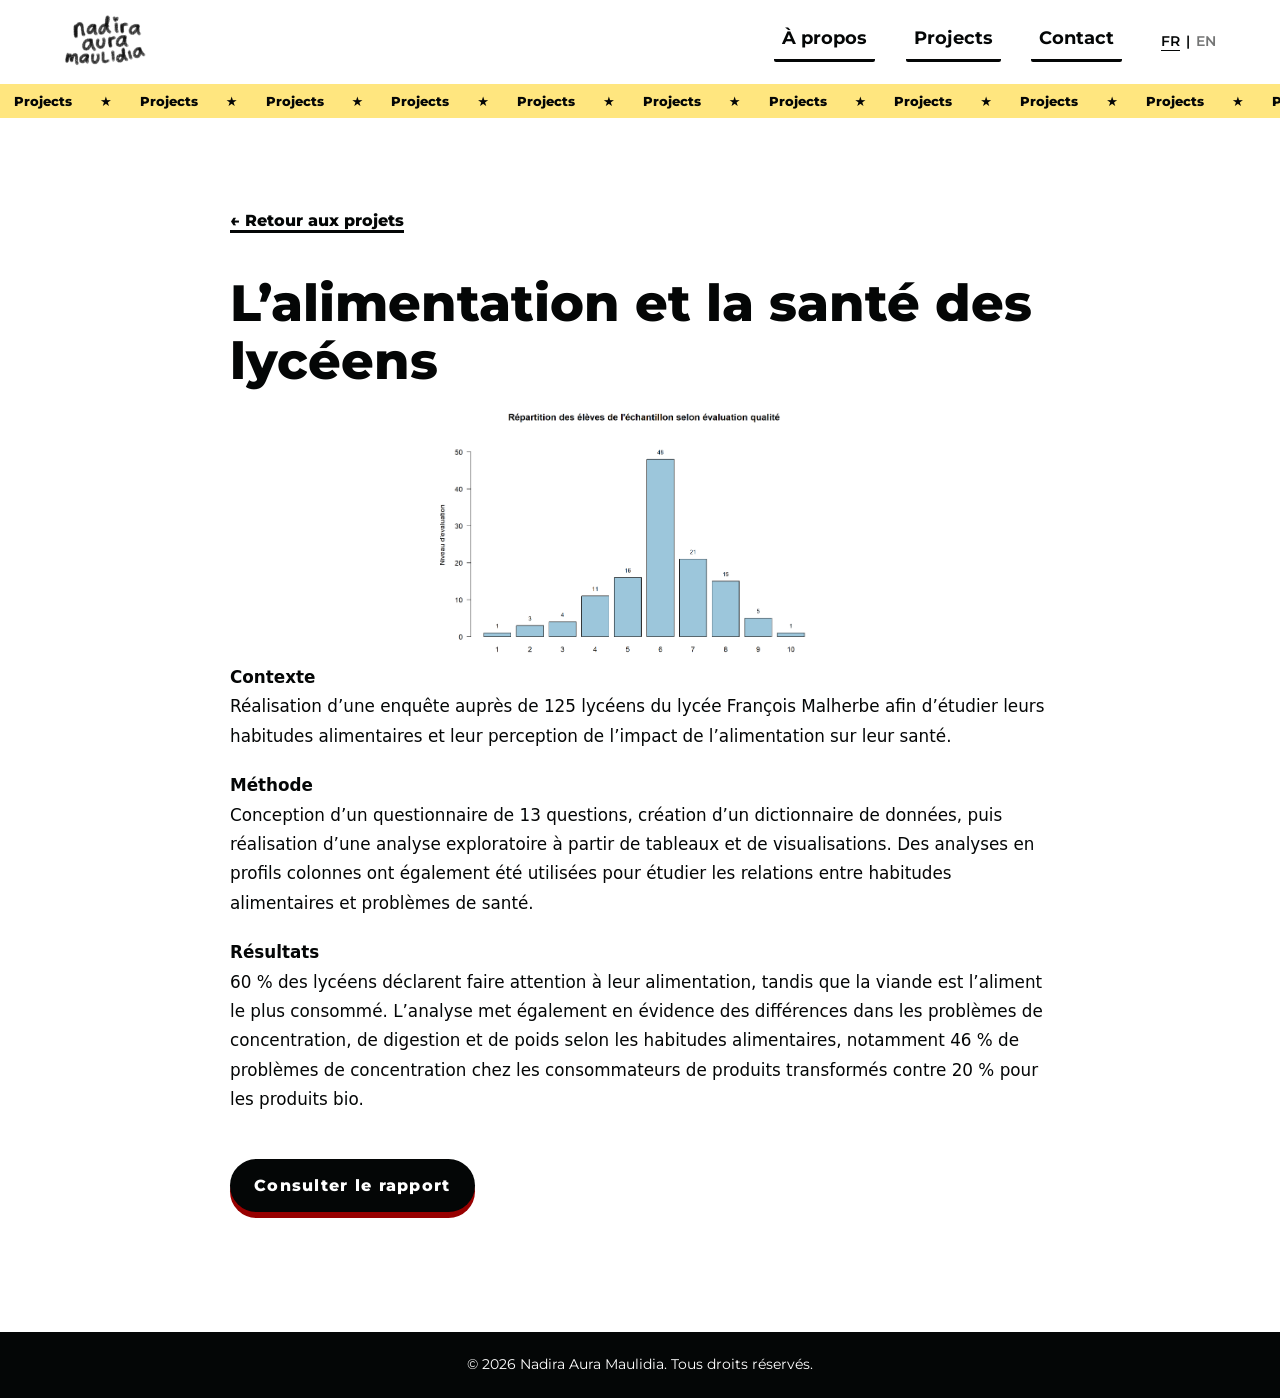
<file: fr/project-2.html>
<!DOCTYPE html>
<html lang="fr">
<head>
  <meta charset="utf-8">
  <meta name="viewport" content="width=device-width, initial-scale=1">
  <title>L’alimentation et la santé des lycéens – Nadira Aura Maulidia</title>
  <meta name="description" content="Courte description du projet en une phrase.">
  <link rel="preconnect" href="https://fonts.googleapis.com">
  <link rel="preconnect" href="https://fonts.gstatic.com" crossorigin>
  <link href="https://fonts.googleapis.com/css2?family=Montserrat:wght@300;400;600;700;800&display=swap" rel="stylesheet">
  <link rel="stylesheet" href="../css/style.css">
</head>
<body>
  <header class="nav-bar">
    <div class="nav-inner">
      <a class="logo" href="index.html#home"><img src="../assets/logo.png" alt="Nadira Aura Maulidia"></a>
      <nav class="nav-links">
        <a class="link" href="index.html#about">À propos</a>
        <a class="link" href="index.html#projects">Projects</a>
        <a class="link" href="index.html#contact">Contact</a>
        <div class="lang"><a href="../fr/project-2.html" class="current">FR</a><span>|</span><a href="../en/project-2.html">EN</a></div>
      </nav>
    </div>
  </header>

  <main>
    <div class="band" aria-hidden="true">
      <div class="band-track"><span>Projects</span><span>★</span><span>Projects</span><span>★</span><span>Projects</span><span>★</span><span>Projects</span><span>★</span><span>Projects</span><span>★</span><span>Projects</span><span>★</span><span>Projects</span><span>★</span><span>Projects</span><span>★</span><span>Projects</span><span>★</span><span>Projects</span><span>★</span><span>Projects</span><span>★</span><span>Projects</span><span>★</span><span>Projects</span><span>★</span><span>Projects</span><span>★</span><span>Projects</span><span>★</span><span>Projects</span><span>★</span><span>Projects</span><span>★</span><span>Projects</span><span>★</span><span>Projects</span><span>★</span><span>Projects</span><span>★</span><span>Projects</span><span>★</span><span>Projects</span><span>★</span><span>Projects</span><span>★</span><span>Projects</span><span>★</span><span>Projects</span><span>★</span><span>Projects</span><span>★</span><span>Projects</span><span>★</span><span>Projects</span><span>★</span></div>
    </div>
    <section class="project-page">
        <a class="back" href="index.html#projects">← Retour aux projets</a>
        <h1>L’alimentation et la santé des lycéens</h1>
        <img src="../assets/Graphiques/analyse_enquete.png" width="400" style="margin: auto;">
        <p class="text"><strong>Contexte</strong><br>Réalisation d’une enquête auprès de 125 lycéens du lycée François Malherbe afin d’étudier leurs habitudes alimentaires et leur perception de l’impact de l’alimentation sur leur santé.</p>
        <p class="text"><strong>Méthode</strong><br>Conception d’un questionnaire de 13 questions, création d’un dictionnaire de données, puis réalisation d’une analyse exploratoire à partir de tableaux et de visualisations. Des analyses en profils colonnes ont également été utilisées pour étudier les relations entre habitudes alimentaires et problèmes de santé.</p>
        <p class="text"><strong>Résultats</strong><br>60 % des lycéens déclarent faire attention à leur alimentation, tandis que la viande est l’aliment le plus consommé. L’analyse met également en évidence des différences dans les problèmes de concentration, de digestion et de poids selon les habitudes alimentaires, notamment 46 % de problèmes de concentration chez les consommateurs de produits transformés contre 20 % pour les produits bio.</p>
        <a class="btn dark" href="../assets/My files/SAE_Mise_en_œuvre_d’une_enquête.pdf" target="_blank" rel="noopener noreferrer">Consulter le rapport</a>
    </section>
  </main>

  <footer class="footer">© 2026 Nadira Aura Maulidia. Tous droits réservés.</footer>

  <script src="../js/nav.js"></script>
</body>
</html>
</file>
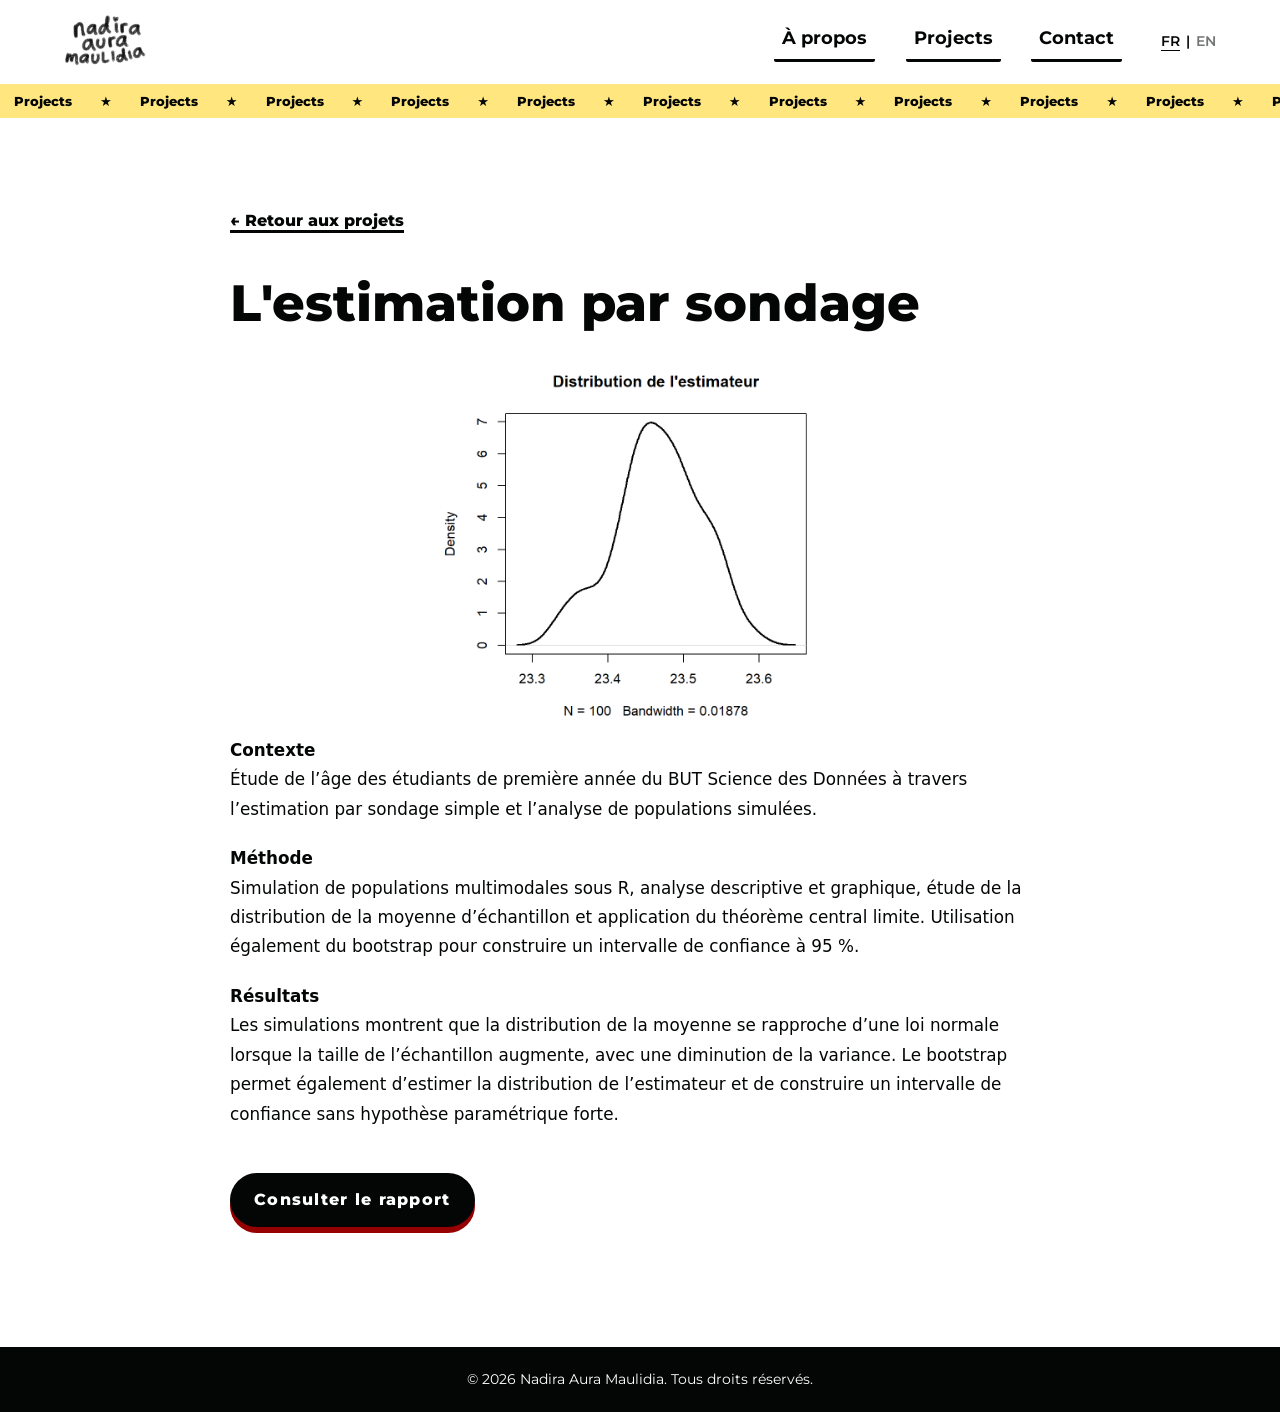
<file: fr/project-3.html>
<!DOCTYPE html>
<html lang="fr">
<head>
  <meta charset="utf-8">
  <meta name="viewport" content="width=device-width, initial-scale=1">
  <title>L'estimation par sondage – Nadira Aura Maulidia</title>
  <meta name="description" content="Courte description du projet en une phrase.">
  <link rel="preconnect" href="https://fonts.googleapis.com">
  <link rel="preconnect" href="https://fonts.gstatic.com" crossorigin>
  <link href="https://fonts.googleapis.com/css2?family=Montserrat:wght@300;400;600;700;800&display=swap" rel="stylesheet">
  <link rel="stylesheet" href="../css/style.css">
</head>
<body>
  <header class="nav-bar">
    <div class="nav-inner">
      <a class="logo" href="index.html#home"><img src="../assets/logo.png" alt="Nadira Aura Maulidia"></a>
      <nav class="nav-links">
        <a class="link" href="index.html#about">À propos</a>
        <a class="link" href="index.html#projects">Projects</a>
        <a class="link" href="index.html#contact">Contact</a>
        <div class="lang"><a href="../fr/project-3.html" class="current">FR</a><span>|</span><a href="../en/project-3.html">EN</a></div>
      </nav>
    </div>
  </header>

  <main>
    <div class="band" aria-hidden="true">
      <div class="band-track"><span>Projects</span><span>★</span><span>Projects</span><span>★</span><span>Projects</span><span>★</span><span>Projects</span><span>★</span><span>Projects</span><span>★</span><span>Projects</span><span>★</span><span>Projects</span><span>★</span><span>Projects</span><span>★</span><span>Projects</span><span>★</span><span>Projects</span><span>★</span><span>Projects</span><span>★</span><span>Projects</span><span>★</span><span>Projects</span><span>★</span><span>Projects</span><span>★</span><span>Projects</span><span>★</span><span>Projects</span><span>★</span><span>Projects</span><span>★</span><span>Projects</span><span>★</span><span>Projects</span><span>★</span><span>Projects</span><span>★</span><span>Projects</span><span>★</span><span>Projects</span><span>★</span><span>Projects</span><span>★</span><span>Projects</span><span>★</span><span>Projects</span><span>★</span><span>Projects</span><span>★</span><span>Projects</span><span>★</span><span>Projects</span><span>★</span></div>
    </div>
    <section class="project-page">
        <a class="back" href="index.html#projects">← Retour aux projets</a>
        <h1>L'estimation par sondage</h1>
        <img src="../assets/Graphiques/estimation_par_sondage.png" width="400" style="margin: auto;">
        <p class="text"><strong>Contexte</strong><br>Étude de l’âge des étudiants de première année du BUT Science des Données à travers l’estimation par sondage simple et l’analyse de populations simulées.</p>
        <p class="text"><strong>Méthode</strong><br>Simulation de populations multimodales sous R, analyse descriptive et graphique, étude de la distribution de la moyenne d’échantillon et application du théorème central limite. Utilisation également du bootstrap pour construire un intervalle de confiance à 95 %.</p>
        <p class="text"><strong>Résultats</strong><br>Les simulations montrent que la distribution de la moyenne se rapproche d’une loi normale lorsque la taille de l’échantillon augmente, avec une diminution de la variance. Le bootstrap permet également d’estimer la distribution de l’estimateur et de construire un intervalle de confiance sans hypothèse paramétrique forte.</p>
        <a class="btn dark" href="../assets/My files/SAE_L'estimation_par_sondage_simple.pdf" target="_blank" rel="noopener noreferrer">Consulter le rapport</a>
    </section>
  </main>

  <footer class="footer">© 2026 Nadira Aura Maulidia. Tous droits réservés.</footer>

  <script src="../js/nav.js"></script>
</body>
</html>
</file>
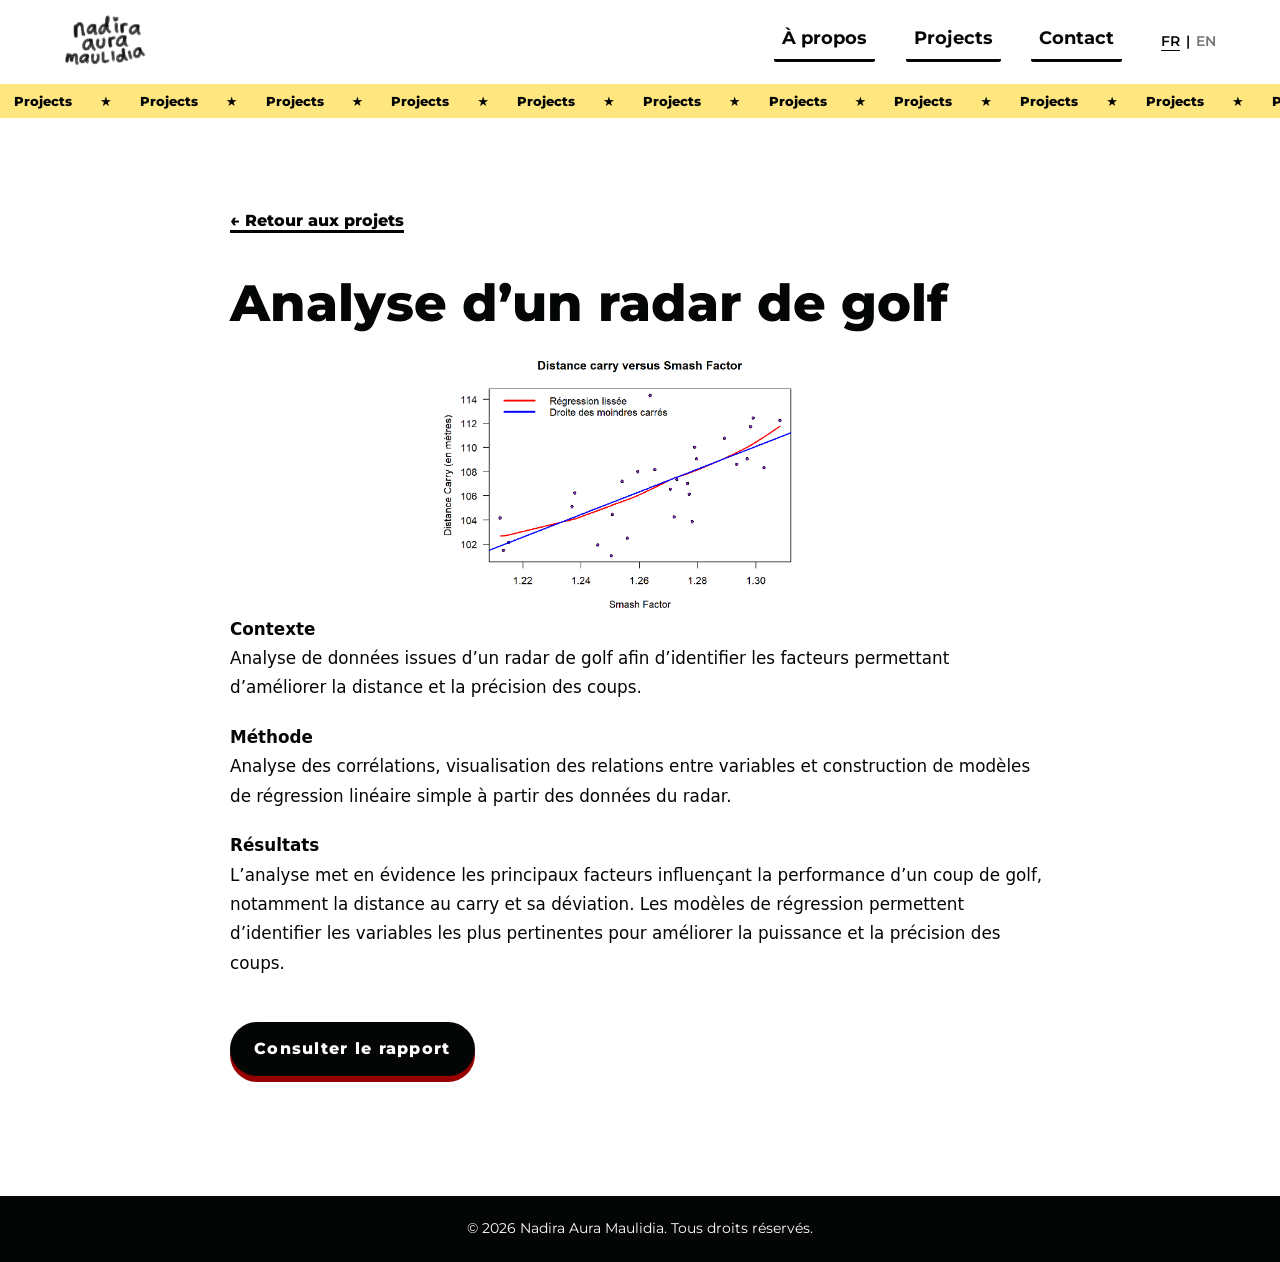
<file: fr/project-4.html>
<!DOCTYPE html>
<html lang="fr">
<head>
  <meta charset="utf-8">
  <meta name="viewport" content="width=device-width, initial-scale=1">
  <title>Analyse d’un radar de golf – Nadira Aura Maulidia</title>
  <meta name="description" content="Courte description du projet en une phrase.">
  <link rel="preconnect" href="https://fonts.googleapis.com">
  <link rel="preconnect" href="https://fonts.gstatic.com" crossorigin>
  <link href="https://fonts.googleapis.com/css2?family=Montserrat:wght@300;400;600;700;800&display=swap" rel="stylesheet">
  <link rel="stylesheet" href="../css/style.css">
</head>
<body>
  <header class="nav-bar">
    <div class="nav-inner">
      <a class="logo" href="index.html#home"><img src="../assets/logo.png" alt="Nadira Aura Maulidia"></a>
      <nav class="nav-links">
        <a class="link" href="index.html#about">À propos</a>
        <a class="link" href="index.html#projects">Projects</a>
        <a class="link" href="index.html#contact">Contact</a>
        <div class="lang"><a href="../fr/project-1.html" class="current">FR</a><span>|</span><a href="../en/project-1.html">EN</a></div>
      </nav>
    </div>
  </header>

  <main>
    <div class="band" aria-hidden="true">
      <div class="band-track"><span>Projects</span><span>★</span><span>Projects</span><span>★</span><span>Projects</span><span>★</span><span>Projects</span><span>★</span><span>Projects</span><span>★</span><span>Projects</span><span>★</span><span>Projects</span><span>★</span><span>Projects</span><span>★</span><span>Projects</span><span>★</span><span>Projects</span><span>★</span><span>Projects</span><span>★</span><span>Projects</span><span>★</span><span>Projects</span><span>★</span><span>Projects</span><span>★</span><span>Projects</span><span>★</span><span>Projects</span><span>★</span><span>Projects</span><span>★</span><span>Projects</span><span>★</span><span>Projects</span><span>★</span><span>Projects</span><span>★</span><span>Projects</span><span>★</span><span>Projects</span><span>★</span><span>Projects</span><span>★</span><span>Projects</span><span>★</span><span>Projects</span><span>★</span><span>Projects</span><span>★</span><span>Projects</span><span>★</span><span>Projects</span><span>★</span></div>
    </div>
    <section class="project-page">
        <a class="back" href="index.html#projects">← Retour aux projets</a>
        <h1>Analyse d’un radar de golf</h1>
        <img src="../assets/Graphiques/régression_sur_données_réelles.png" width="400" style="margin: auto;">
        <p class="text"><strong>Contexte</strong><br>Analyse de données issues d’un radar de golf afin d’identifier les facteurs permettant d’améliorer la distance et la précision des coups.</p>
        <p class="text"><strong>Méthode</strong><br>Analyse des corrélations, visualisation des relations entre variables et construction de modèles de régression linéaire simple à partir des données du radar.</p>
        <p class="text"><strong>Résultats</strong><br>L’analyse met en évidence les principaux facteurs influençant la performance d’un coup de golf, notamment la distance au carry et sa déviation. Les modèles de régression permettent d’identifier les variables les plus pertinentes pour améliorer la puissance et la précision des coups.</p>
        <a class="btn dark" href="../assets/My files/SAE_Régression_sur_données_réelles.pdf" target="_blank" rel="noopener noreferrer">Consulter le rapport</a>
    </section>
  </main>

  <footer class="footer">© 2026 Nadira Aura Maulidia. Tous droits réservés.</footer>

  <script src="../js/nav.js"></script>
</body>
</html>
</file>
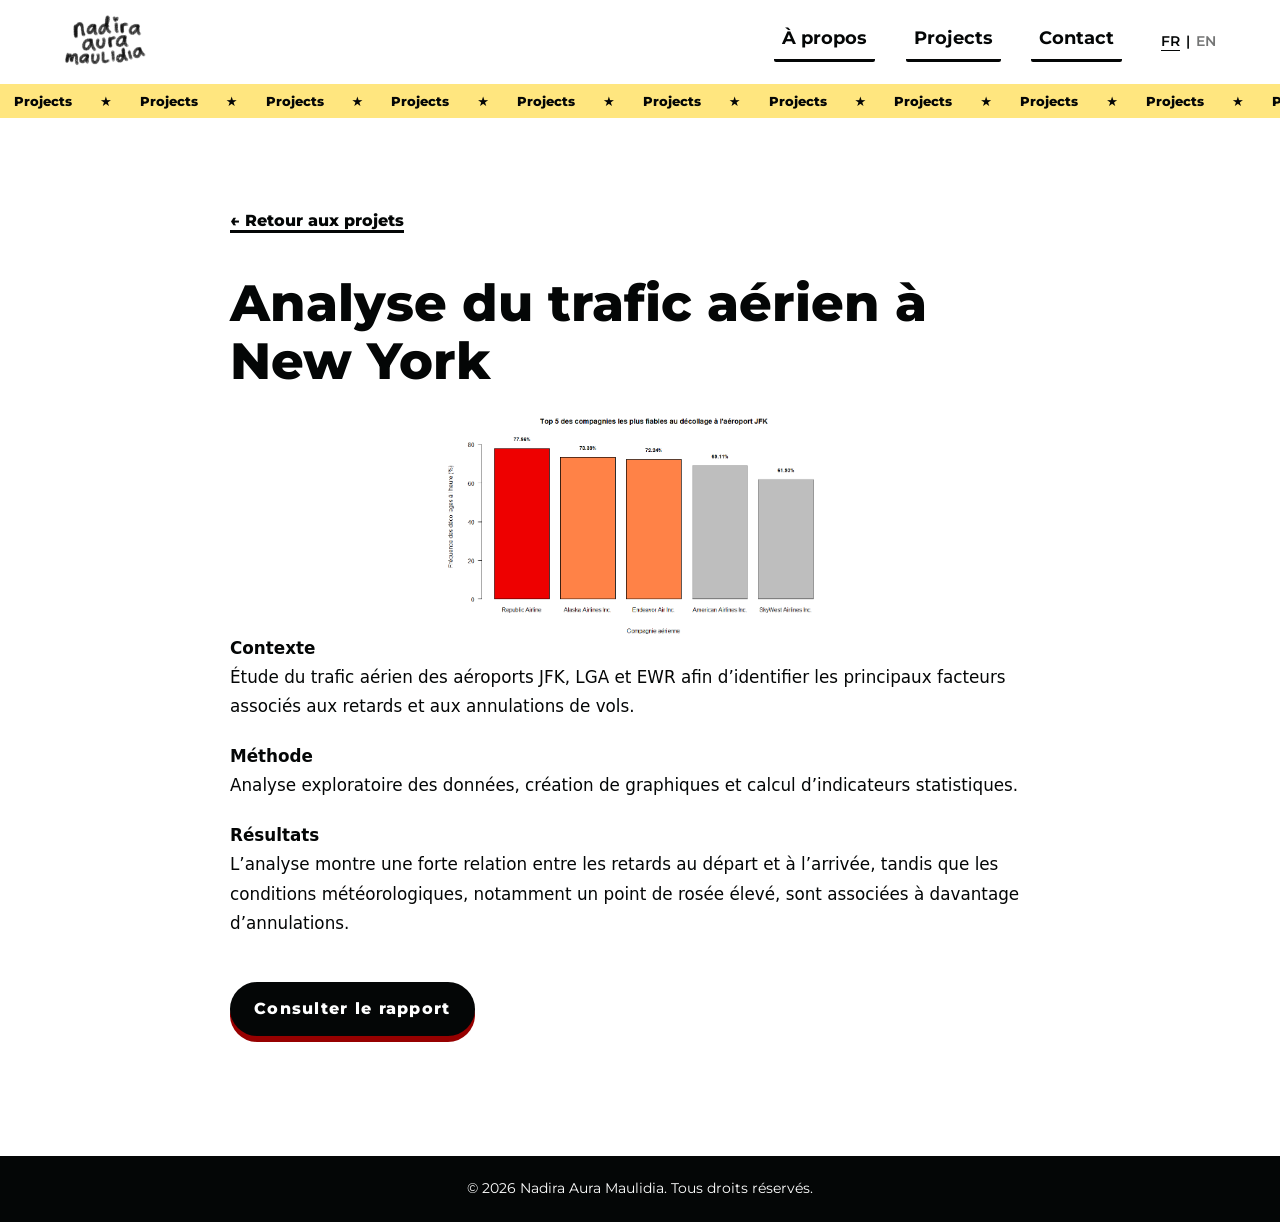
<file: fr/project-5.html>
<!DOCTYPE html>
<html lang="fr">
<head>
  <meta charset="utf-8">
  <meta name="viewport" content="width=device-width, initial-scale=1">
  <title>Carnet de commandes Superstore – Nadira Aura Maulidia</title>
  <meta name="description" content="Courte description du projet en une phrase.">
  <link rel="preconnect" href="https://fonts.googleapis.com">
  <link rel="preconnect" href="https://fonts.gstatic.com" crossorigin>
  <link href="https://fonts.googleapis.com/css2?family=Montserrat:wght@300;400;600;700;800&display=swap" rel="stylesheet">
  <link rel="stylesheet" href="../css/style.css">
</head>
<body>
  <header class="nav-bar">
    <div class="nav-inner">
      <a class="logo" href="index.html#home"><img src="../assets/logo.png" alt="Nadira Aura Maulidia"></a>
      <nav class="nav-links">
        <a class="link" href="index.html#about">À propos</a>
        <a class="link" href="index.html#projects">Projects</a>
        <a class="link" href="index.html#contact">Contact</a>
        <div class="lang"><a href="../fr/project-1.html" class="current">FR</a><span>|</span><a href="../en/project-1.html">EN</a></div>
      </nav>
    </div>
  </header>

  <main>
    <div class="band" aria-hidden="true">
      <div class="band-track"><span>Projects</span><span>★</span><span>Projects</span><span>★</span><span>Projects</span><span>★</span><span>Projects</span><span>★</span><span>Projects</span><span>★</span><span>Projects</span><span>★</span><span>Projects</span><span>★</span><span>Projects</span><span>★</span><span>Projects</span><span>★</span><span>Projects</span><span>★</span><span>Projects</span><span>★</span><span>Projects</span><span>★</span><span>Projects</span><span>★</span><span>Projects</span><span>★</span><span>Projects</span><span>★</span><span>Projects</span><span>★</span><span>Projects</span><span>★</span><span>Projects</span><span>★</span><span>Projects</span><span>★</span><span>Projects</span><span>★</span><span>Projects</span><span>★</span><span>Projects</span><span>★</span><span>Projects</span><span>★</span><span>Projects</span><span>★</span><span>Projects</span><span>★</span><span>Projects</span><span>★</span><span>Projects</span><span>★</span><span>Projects</span><span>★</span></div>
    </div>
    <section class="project-page">
        <a class="back" href="index.html#projects">← Retour aux projets</a>
        <h1>Analyse du trafic aérien à New York</h1>
        <img src="../assets/Graphiques/analyse_de_donnees_reporting_et_datavisualisation.png" width="400" style="margin: auto;">
        <p class="text"><strong>Contexte</strong><br>Étude du trafic aérien des aéroports JFK, LGA et EWR afin d’identifier les principaux facteurs associés aux retards et aux annulations de vols.</p>
        <p class="text"><strong>Méthode</strong><br>Analyse exploratoire des données, création de graphiques et calcul d’indicateurs statistiques.</p>
        <p class="text"><strong>Résultats</strong><br>L’analyse montre une forte relation entre les retards au départ et à l’arrivée, tandis que les conditions météorologiques, notamment un point de rosée élevé, sont associées à davantage d’annulations.</p>
        <a class="btn dark" href="../assets/My files/SAE_Analyse_de_donnees_reporting_et_datavisualisation.pdf" target="_blank" rel="noopener noreferrer">Consulter le rapport</a>
    </section>
  </main>

  <footer class="footer">© 2026 Nadira Aura Maulidia. Tous droits réservés.</footer>

  <script src="../js/nav.js"></script>
</body>
</html>
</file>
<file: css/style.css>
/* ===== Portfolio de Nadira — style inspiré de la maquette Canva ===== */
:root {
  --red: #970000;
  --yellow: #ffe67f;
  --black: #040606;
  --white: #ffffff;
  --max: 1180px;
  --nav-h: 84px;
}

* { box-sizing: border-box; margin: 0; padding: 0; }
html { scroll-behavior: smooth; scroll-padding-top: var(--nav-h); }
body {
  font-family: "Montserrat", "Segoe UI", system-ui, sans-serif;
  color: var(--black);
  background: var(--white);
  line-height: 1.6;
  -webkit-font-smoothing: antialiased;
}
a { color: inherit; text-decoration: none; }
ul { list-style: none; }
img { max-width: 100%; display: block; }

/* ---------- Barre de navigation ---------- */
.nav-bar {
  position: sticky; top: 0; z-index: 50; height: var(--nav-h);
  background: var(--white);
}
.nav-inner {
  max-width: 1366px; margin: 0 auto; height: 100%; padding: 0 clamp(16px, 5vw, 76px);
  display: flex; align-items: center; justify-content: space-between; gap: 16px;
}
.logo img { height: 66px; width: auto; }
.nav-links { display: flex; align-items: center; gap: clamp(12px, 2.4vw, 32px); }
.nav-links a.link {
  font-weight: 700; font-size: clamp(0.9rem, 1.4vw, 1.15rem);
  padding: 2px 8px 6px; border-bottom: 3px solid var(--black); border-radius: 2px;
  white-space: nowrap; transition: transform .15s;
}
.nav-links a.link:hover { transform: translateY(-2px); }
.lang { display: flex; gap: 6px; font-size: 0.85rem; font-weight: 600; margin-left: 8px; }
.lang a { opacity: .55; }
.lang a.current, .lang a:hover { opacity: 1; text-decoration: underline; text-underline-offset: 4px; }

/* ---------- Bandeau jaune défilant ---------- */
.band {
  background: var(--yellow); height: 34px; overflow: hidden; display: flex; align-items: center;
  font-weight: 800; font-size: 0.82rem; white-space: nowrap;
}
.band-track { display: flex; flex-shrink: 0; animation: scroll 60s linear infinite; }
.band-track span { padding: 0 14px; }
@keyframes scroll { to { transform: translateX(-50%); } }
@media (prefers-reduced-motion: reduce) { .band-track { animation: none; } }

/* ---------- Accueil ---------- */
.hero {
  background: var(--red); color: var(--white);
  min-height: calc(100vh - var(--nav-h)); display: flex; align-items: center;
}
.hero-inner {
  width: 100%; max-width: 1366px; margin: 0 auto; padding: 48px clamp(16px, 10vw, 136px);
  display: flex; align-items: center; justify-content: space-between; gap: 40px;
}
.hero h1 { font-size: clamp(2.8rem, 6vw, 4.6rem); font-weight: 800; letter-spacing: 0.05em; line-height: 1.1; }
.hero .sub { font-size: clamp(2rem, 4.6vw, 3.9rem); font-weight: 300; line-height: 1.2; margin-top: 6px; }
.btn {
  display: inline-block; margin-top: 56px; padding: 14px 24px; border-radius: 999px;
  background: var(--white); color: var(--black); font-weight: 800; letter-spacing: 0.08em;
  box-shadow: 0 6px 0 var(--black); transition: transform .15s, box-shadow .15s;
}
.btn:hover { transform: translateY(3px); box-shadow: 0 3px 0 var(--black); }
.btn.dark { background: var(--black); color: var(--white); box-shadow: 0 6px 0 var(--red); }
.btn.dark:hover { box-shadow: 0 3px 0 var(--red); }
.hero img { width: clamp(180px, 24vw, 300px); height: auto; flex-shrink: 0; }

/* ---------- À propos ---------- */
.about { max-width: var(--max); margin: 0 auto; padding: 120px clamp(16px, 7vw, 100px) 100px; }
.about-top { display: grid; grid-template-columns: 375px 1fr; gap: 72px; align-items: center; }
.about-top img { width: 100%; aspect-ratio: 1; object-fit: cover; border-radius: 20px; }
.about h2.name { font-size: clamp(2.2rem, 5vw, 3.8rem); font-weight: 800; line-height: 1.15; margin-bottom: 34px; }
.text { font-family: Verdana, "DejaVu Sans", sans-serif; font-size: 1.05rem; line-height: 1.75; text-align: justify; }
.text + .text { margin-top: 1.2em; }
.about h3 { font-size: clamp(1.7rem, 3vw, 2.4rem); font-weight: 800; margin: 80px 0 24px; }
.rows { display: grid; gap: 4px 0; font-family: Verdana, "DejaVu Sans", sans-serif; }
.row { display: grid; grid-template-columns: 210px 1fr; gap: 12px 24px; padding: 8px 18px; }
.row.edu { padding-bottom: 20px; }
.skills .row { grid-template-columns: 415px 1fr; padding: 4px 18px; }
.row dt { font-weight: 700; }
.edu .when { font-weight: 400; }

/* ---------- Projets ---------- */
.projects { background: var(--red); min-height: 70vh; padding: 90px clamp(16px, 7vw, 100px); }
.cards { max-width: var(--max); margin: 0 auto; display: grid; grid-template-columns: repeat(auto-fill, minmax(300px, 1fr)); gap: 40px; }
.card {
  display: flex; flex-direction: column; background: var(--white); border-radius: 22px;
  padding: 28px; box-shadow: 0 8px 0 var(--black); transition: transform .15s, box-shadow .15s;
}
.card:hover { transform: translateY(4px); box-shadow: 0 4px 0 var(--black); }
.card h3 { font-size: 1.35rem; font-weight: 800; margin-bottom: 10px; }
.card p { font-family: Verdana, "DejaVu Sans", sans-serif; font-size: 0.95rem; flex: 1; margin-bottom: 18px; }
.card .more { font-weight: 800; letter-spacing: .04em; }

/* ---------- Contact ---------- */
.contact { text-align: center; padding: 110px 16px 130px; }
.contact h2 { font-size: clamp(2.2rem, 5vw, 3.6rem); font-weight: 800; margin-bottom: 44px; }
.icons { display: flex; justify-content: center; gap: 36px; }
.icons a { display: inline-flex; padding: 8px; transition: transform .15s; }
.icons a:hover { transform: translateY(-4px); }
.icons svg { width: 54px; height: 54px; }

/* ---------- Page projet ---------- */
.project-page { max-width: 900px; margin: 0 auto; padding: 90px clamp(16px, 5vw, 40px) 120px; }
.project-page .back { font-weight: 800; border-bottom: 3px solid var(--black); }
.project-page h1 { font-size: clamp(2rem, 5vw, 3.2rem); font-weight: 800; line-height: 1.15; margin: 40px 0 16px; }
.project-page .summary { font-weight: 600; font-size: 1.15rem; margin-bottom: 28px; }
.project-page .text { text-align: left; }
.project-page .btn { margin-top: 44px; }

/* ---------- Pied de page ---------- */
.footer { background: var(--black); color: var(--white); text-align: center; padding: 22px 16px; font-size: 0.85rem; }

/* ---------- Mobile ---------- */
@media (max-width: 860px) {
  :root { --nav-h: 76px; }
  .logo img { height: 54px; }
  .hero-inner { flex-direction: column-reverse; align-items: flex-start; padding: 40px 24px 56px; }
  .hero img { width: 180px; }
  .btn { margin-top: 36px; }
  .about { padding-top: 70px; }
  .about-top { grid-template-columns: 1fr; gap: 32px; }
  .about-top img { max-width: 320px; }
  .row, .skills .row { grid-template-columns: 1fr; gap: 2px; padding: 8px 0; }
  .text { text-align: left; }
}
@media (max-width: 520px) {
  .nav-links a.link { padding: 2px 4px 4px; }
  .lang { margin-left: 0; }
}
</file>
